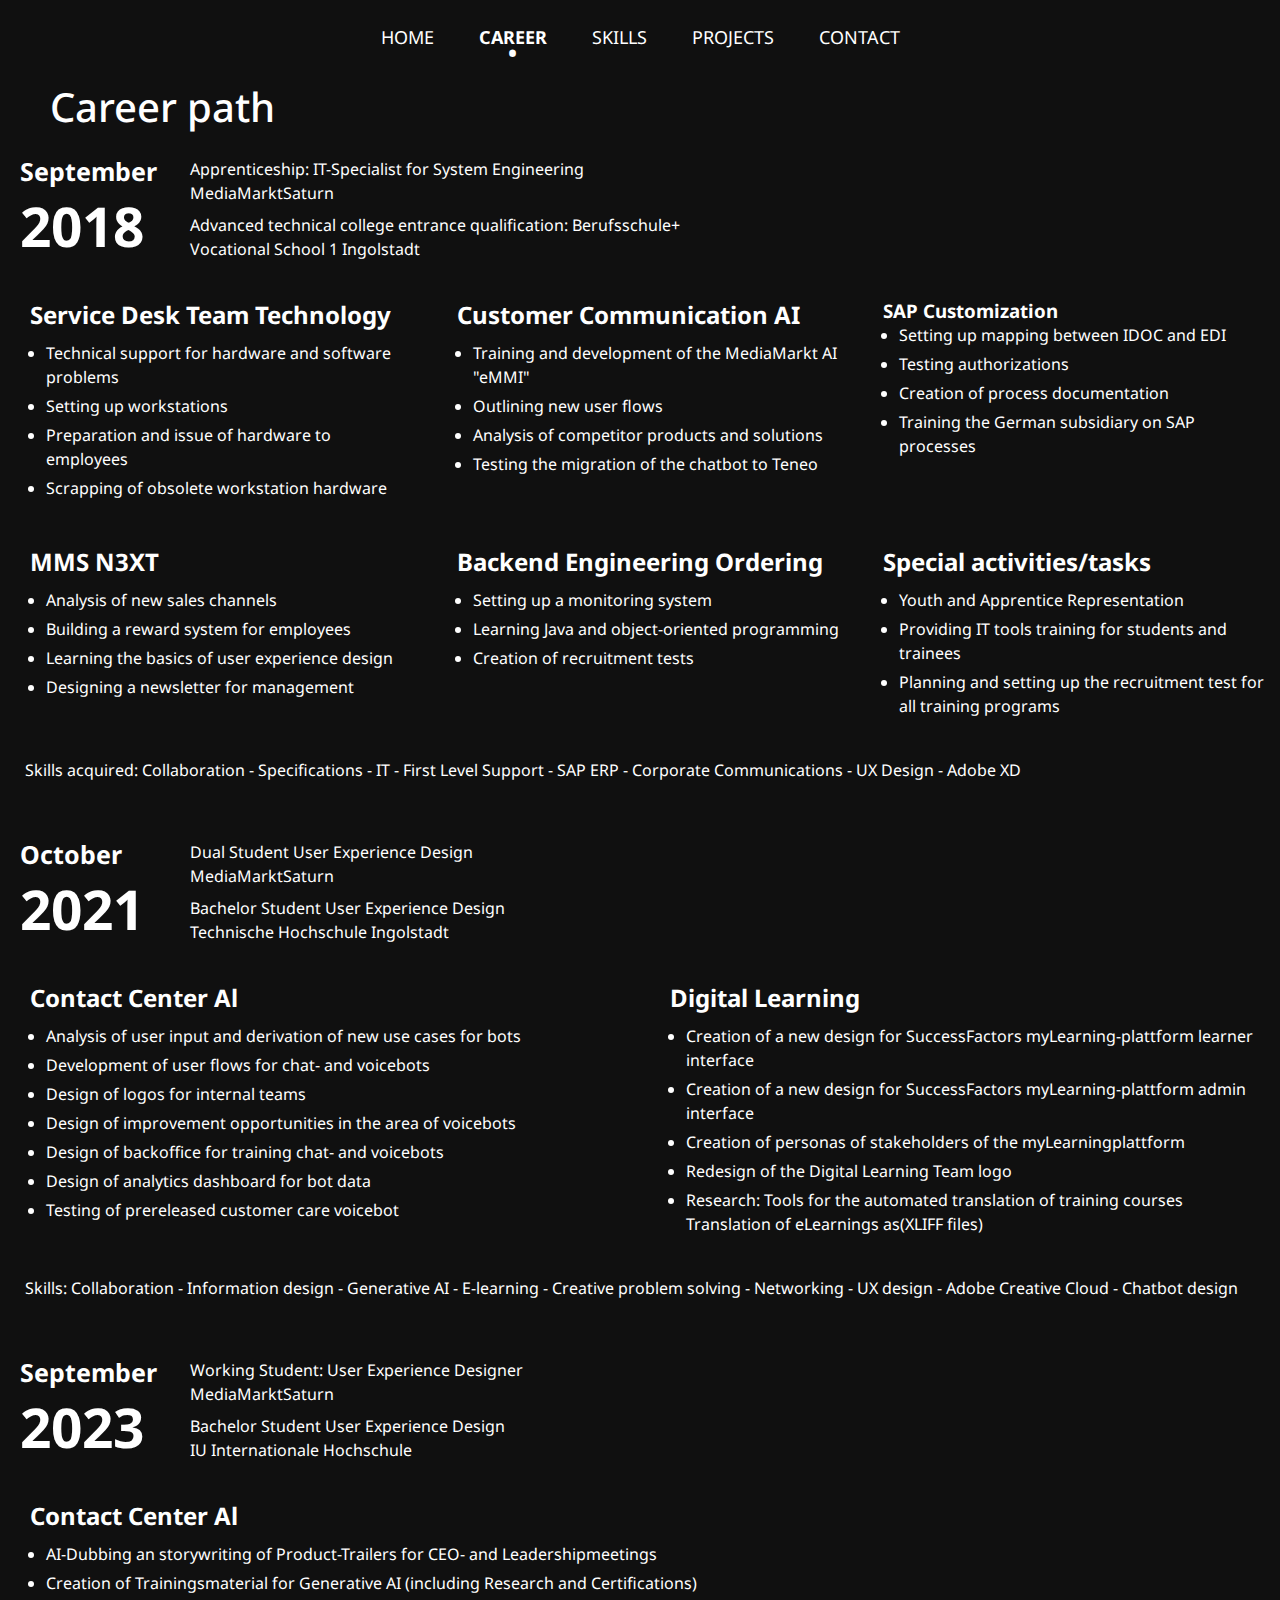
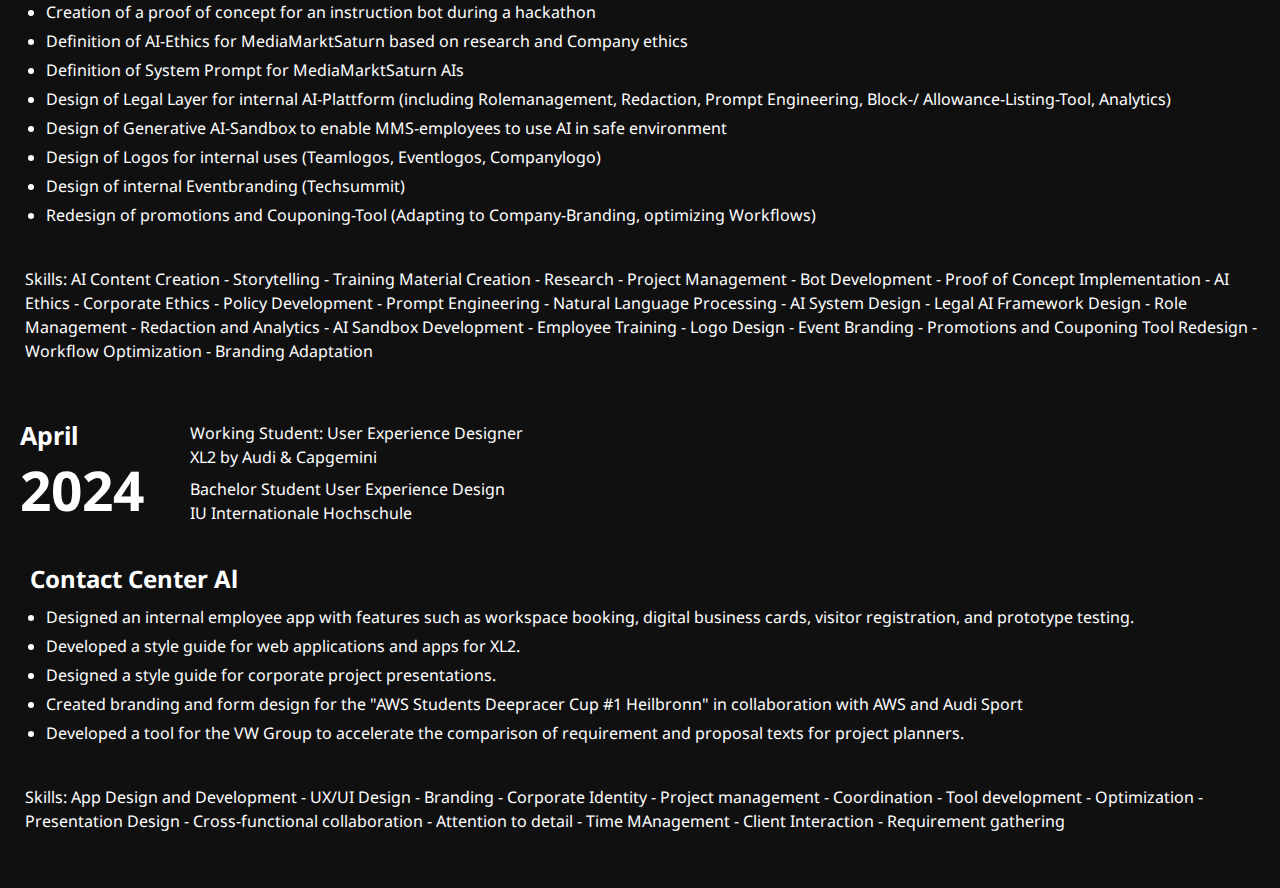
<file: career.html>
<!DOCTYPE html>

<html>

<head>
    <meta charset="utf-8">
    <title>UX Design Dörr</title>
    <meta name="description" content="">
    <meta name="viewport" content="width=device-width, initial-scale=1">
    <link rel="stylesheet" href="main.css">
    <script src="main.js"></script>
    <link rel="preconnect" href="https://fonts.googleapis.com">
    <link rel="preconnect" href="https://fonts.gstatic.com" crossorigin>
    <link href="https://fonts.googleapis.com/css2?family=Noto+Sans:ital,wght@0,100..900;1,100..900&display=swap"
        rel="stylesheet">
</head>

<body>
    <span class="menu-toggle" onclick="toggleMenu()">☰</span>
    <nav class="nav">
        <a href="index.html">Home</a>
        <a class="active" href="career.html">Career</a>
        <a href="skills.html">Skills</a>
        <a href="projects.html">Projects</a>
        <a href="contact.html">Contact</a>
    </nav>
    <nav class="mobile-nav">
        <a href="index.html">Home</a>
        <a class="active" href="career.html">Career</a>
        <a href="skills.html">Skills</a>
        <a href="projects.html">Projects</a>
        <a href="contact.html">Contact</a>
    </nav>

    <h2 class="page-header">Career path</h2>
    <div class="experience-container">
        <div class="experience-header">
                <div style="max-width: 150px;">
                    <h2 style="font-size: 25px;">September</h2>
                    <h2 style="font-size: 55px;">2018</h2>
                </div>
                <div style="padding-left: 20px;" >
                    <p style="padding-bottom: 8px;">Apprenticeship: IT-Specialist for System Engineering <br> MediaMarktSaturn</p>
                    <p>Advanced technical college entrance qualification: Berufsschule+ <br>
                        Vocational School 1 Ingolstadt</p>
                </div>
            </div>

        <div class="experience-box">
            <h2>Service Desk Team Technology</h2>
            <ul>
                <li>Technical support for hardware and software problems</li>
                <li>Setting up workstations</li>
                <li>Preparation and issue of hardware to employees</li>
                <li>Scrapping of obsolete workstation hardware</li>
            </ul>
        </div>
        <div class="experience-box">
            <h2>Customer Communication AI</h2>
            <ul>
                <li>Training and development of the MediaMarkt AI "eMMI"</li>
                <li>Outlining new user flows</li>
                <li>Analysis of competitor products and solutions</li>
                <li>Testing the migration of the chatbot to Teneo</li>
            </ul>
        </div>
        <div class="experience-box">
            <div>
                <h3>SAP Customization</h3>
                <ul>
                    <li>Setting up mapping between IDOC and EDI</li>
                    <li>Testing authorizations</li>
                    <li>Creation of process documentation</li>
                    <li>Training the German subsidiary on SAP processes</li>
                </ul>
            </div>
        </div>
        <div class="experience-box">
            <h2>MMS N3XT</h2>
            <ul>
                <li>Analysis of new sales channels</li>
                <li>Building a reward system for employees</li>
                <li>Learning the basics of user experience design</li>
                <li>Designing a newsletter for management</li>
            </ul>
        </div>
        <div class="experience-box">
            <h2>Backend Engineering Ordering</h2>
            <ul>
                <li>Setting up a monitoring system</li>
                <li>Learning Java and object-oriented programming</li>
                <li>Creation of recruitment tests</li>
            </ul>
        </div>
        <div class="experience-box">
            <h2>Special activities/tasks</h2>
            <ul>
                <li>Youth and Apprentice Representation</li>
                <li>Providing IT tools training for students and trainees</li>
                <li>Planning and setting up the recruitment test for all training programs</li>
            </ul>
        </div>
        <div class="experience-box-skill">
            <p>Skills acquired: Collaboration - Specifications - IT - First Level Support - SAP ERP - Corporate
                Communications - UX Design - Adobe XD</p>
        </div>
    </div>
    <div class="experience-container">
        <div class="experience-header">
                <div style="max-width: 150px;">
                    <h2 style="font-size: 25px;">October</h2>
                    <h2 style="font-size: 55px;">2021</h2>
                </div>
                <div style="padding-left: 20px;" >
                    <p style="padding-bottom: 8px;">Dual Student User Experience Design <br> MediaMarktSaturn</p>
                    <p>Bachelor Student User Experience Design  <br>
                        Technische Hochschule Ingolstadt</p>
                </div>
            </div>

        <div class="experience-box">
            <h2>Contact Center Al</h2>
            <ul>
                <li>Analysis of user input and derivation of new use cases for bots</li>
                <li>Development of user flows for chat- and voicebots</li>
                <li>Design of logos for internal teams</li>
                <li>Design of improvement opportunities in the area of voicebots</li>
                <li>Design of backoffice for training chat- and voicebots </li>
                <li>Design of analytics dashboard for bot data</li>
                <li>Testing of prereleased customer care voicebot</li>
            </ul>
        </div>
        <div class="experience-box">
            <h2>Digital Learning</h2>
            <ul>
                <li>Creation of a new design for SuccessFactors myLearning-plattform learner interface</li>
                <li>Creation of a new design for SuccessFactors myLearning-plattform admin interface</li>
                <li>Creation of personas of stakeholders of the myLearningplattform</li>
                <li>Redesign of the Digital Learning Team logo</li>
                <li>Research: Tools for the automated translation of training courses Translation of eLearnings as(XLIFF files)</li>
            </ul>
        </div>
        <div class="experience-box-skill">
            <p>Skills: Collaboration - Information design - Generative AI - E-learning - Creative problem solving - Networking - UX design - Adobe Creative Cloud - Chatbot design</p>
        </div>
    </div>
    <div class="experience-container">
        <div class="experience-header">
                <div style="max-width: 150px;">
                    <h2 style="font-size: 25px;">September</h2>
                    <h2 style="font-size: 55px;">2023</h2>
                </div>
                <div style="padding-left: 20px;" >
                    <p style="padding-bottom: 8px;">Working Student: User Experience Designer<br> MediaMarktSaturn</p>
                    <p>Bachelor Student User Experience Design  <br>
                        IU Internationale Hochschule</p>
                </div>
            </div>

        <div class="experience-box">
            <h2>Contact Center Al</h2>
            <ul>
                <li>AI-Dubbing an storywriting of Product-Trailers for CEO- and Leadershipmeetings</li>
                <li>Creation of Trainingsmaterial for Generative AI (including Research and Certifications)</li>
                <li>Creation of a proof of concept for an instruction bot during a hackathon</li>
                <li>Definition of AI-Ethics for MediaMarktSaturn based on research and Company ethics</li>
                <li>Definition of System Prompt for MediaMarktSaturn AIs</li>
                <li>Design of Legal Layer for internal AI-Plattform (including Rolemanagement, Redaction, Prompt Engineering, Block-/ Allowance-Listing-Tool, Analytics)</li>
                <li>Design of Generative AI-Sandbox to enable MMS-employees to use AI in safe environment</li>
                <li>Design of Logos for internal uses (Teamlogos, Eventlogos, Companylogo)</li>
                <li>Design of internal Eventbranding (Techsummit)</li>
                <li>Redesign of promotions and Couponing-Tool (Adapting to Company-Branding, optimizing Workflows)</li>
            </ul>
        </div>
        <div class="experience-box-skill">
            <p>Skills: AI Content Creation - Storytelling - Training Material Creation - Research - Project Management - Bot Development - Proof of Concept Implementation - AI Ethics - Corporate Ethics - Policy Development - Prompt Engineering - Natural Language Processing - AI System Design - Legal AI Framework Design - Role Management - Redaction and Analytics - AI Sandbox Development - Employee Training - Logo Design - Event Branding - Promotions and Couponing Tool Redesign - Workflow Optimization - Branding Adaptation</p>
        </div>
    </div>
    <div class="experience-container">
        <div class="experience-header">
                <div style="max-width: 150px;">
                    <h2 style="font-size: 25px;">April</h2>
                    <h2 style="font-size: 55px;">2024</h2>
                </div>
                <div style="padding-left: 20px;" >
                    <p style="padding-bottom: 8px;">Working Student: User Experience Designer<br> XL2 by Audi & Capgemini</p>
                    <p>Bachelor Student User Experience Design  <br>
                        IU Internationale Hochschule</p>
                </div>
            </div>

        <div class="experience-box">
            <h2>Contact Center Al</h2>
            <ul>
                <li>Designed an internal employee app with features such as workspace booking, digital business cards, visitor registration, and prototype testing.</li>
                <li>Developed a style guide for web applications and apps for XL2.</li>
                <li>Designed a style guide for corporate project presentations.</li>
                <li>Created branding and form design for the "AWS Students Deepracer Cup #1 Heilbronn" in collaboration with AWS and Audi Sport</li>
                <li>Developed a tool for the VW Group to accelerate the comparison of requirement and proposal texts for project planners.</li>
            </ul>
        </div>
        <div class="experience-box-skill">
            <p>Skills: App Design and Development - UX/UI Design - Branding - Corporate Identity - Project management - Coordination - Tool development - Optimization - Presentation Design - Cross-functional collaboration - Attention to detail - Time MAnagement - Client Interaction - Requirement gathering</p>
        </div>
    </div>
    
    </div>
</body>

</html>
</file>
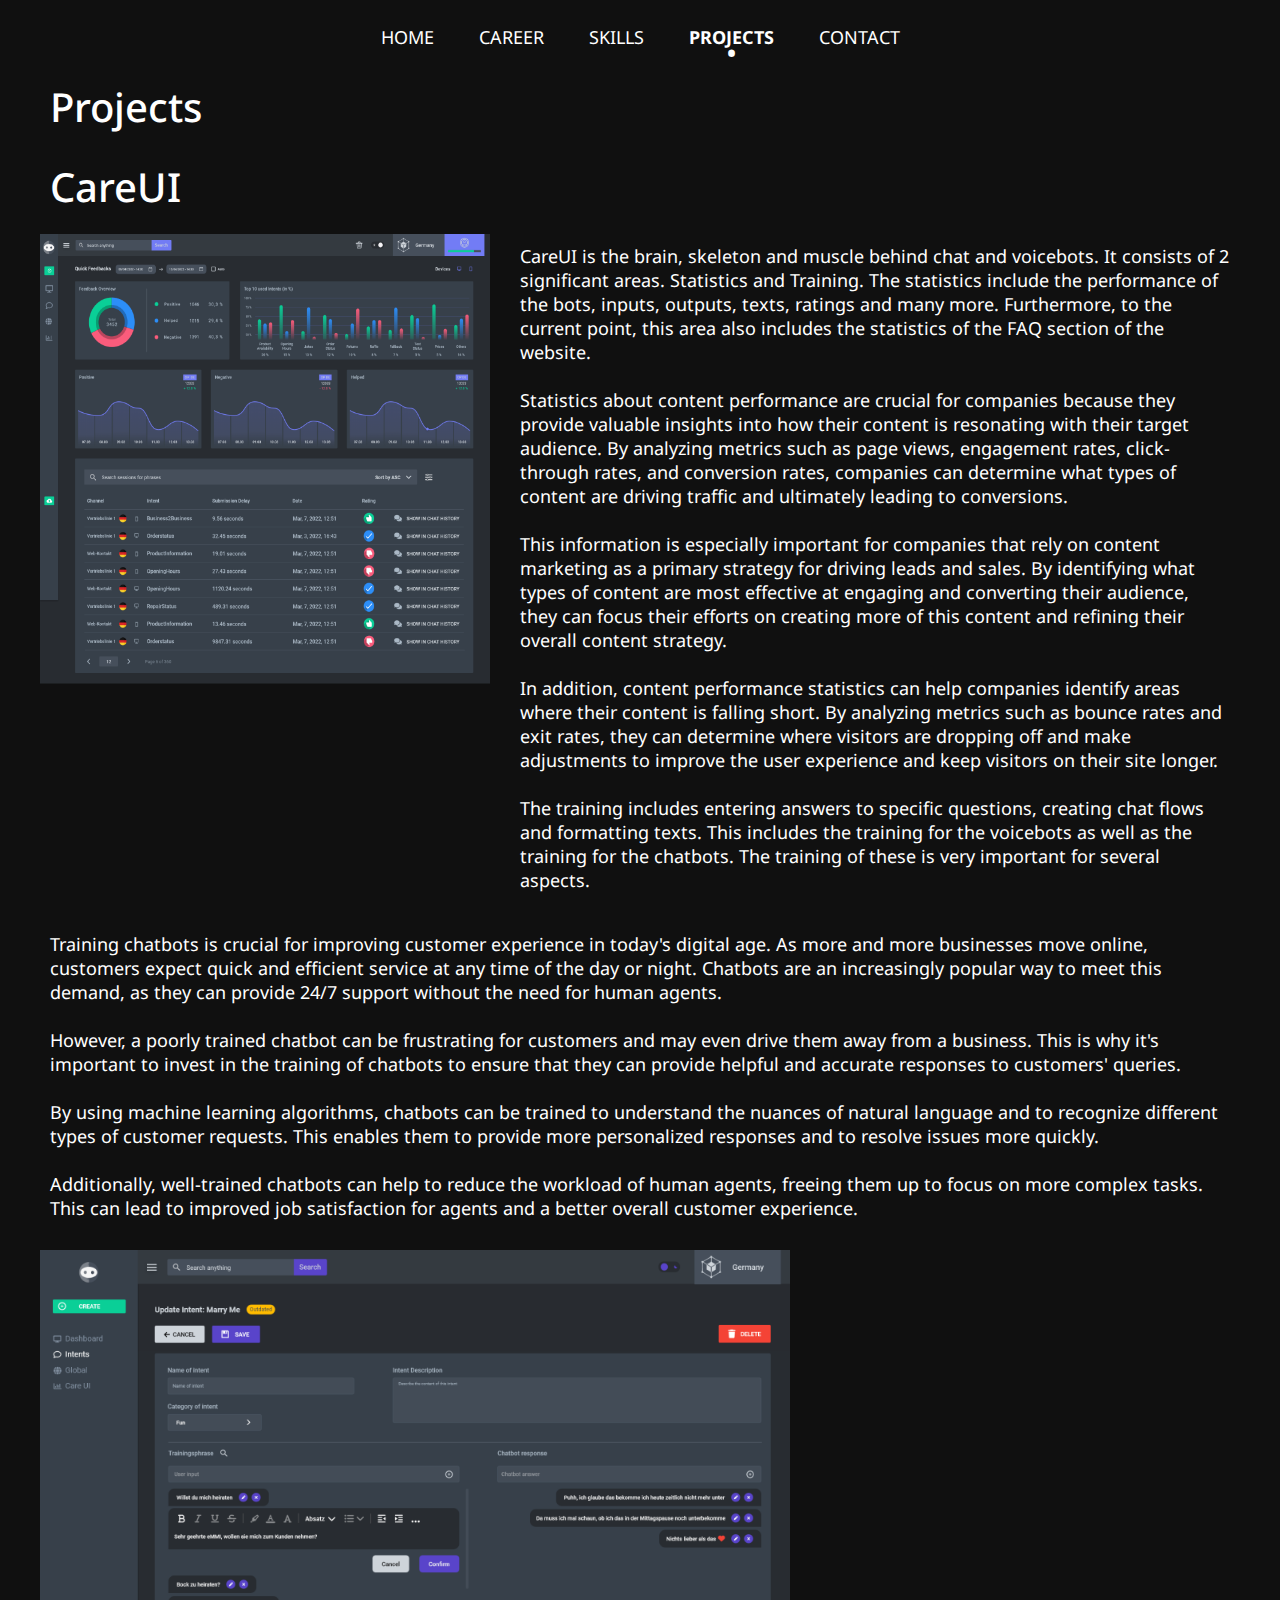
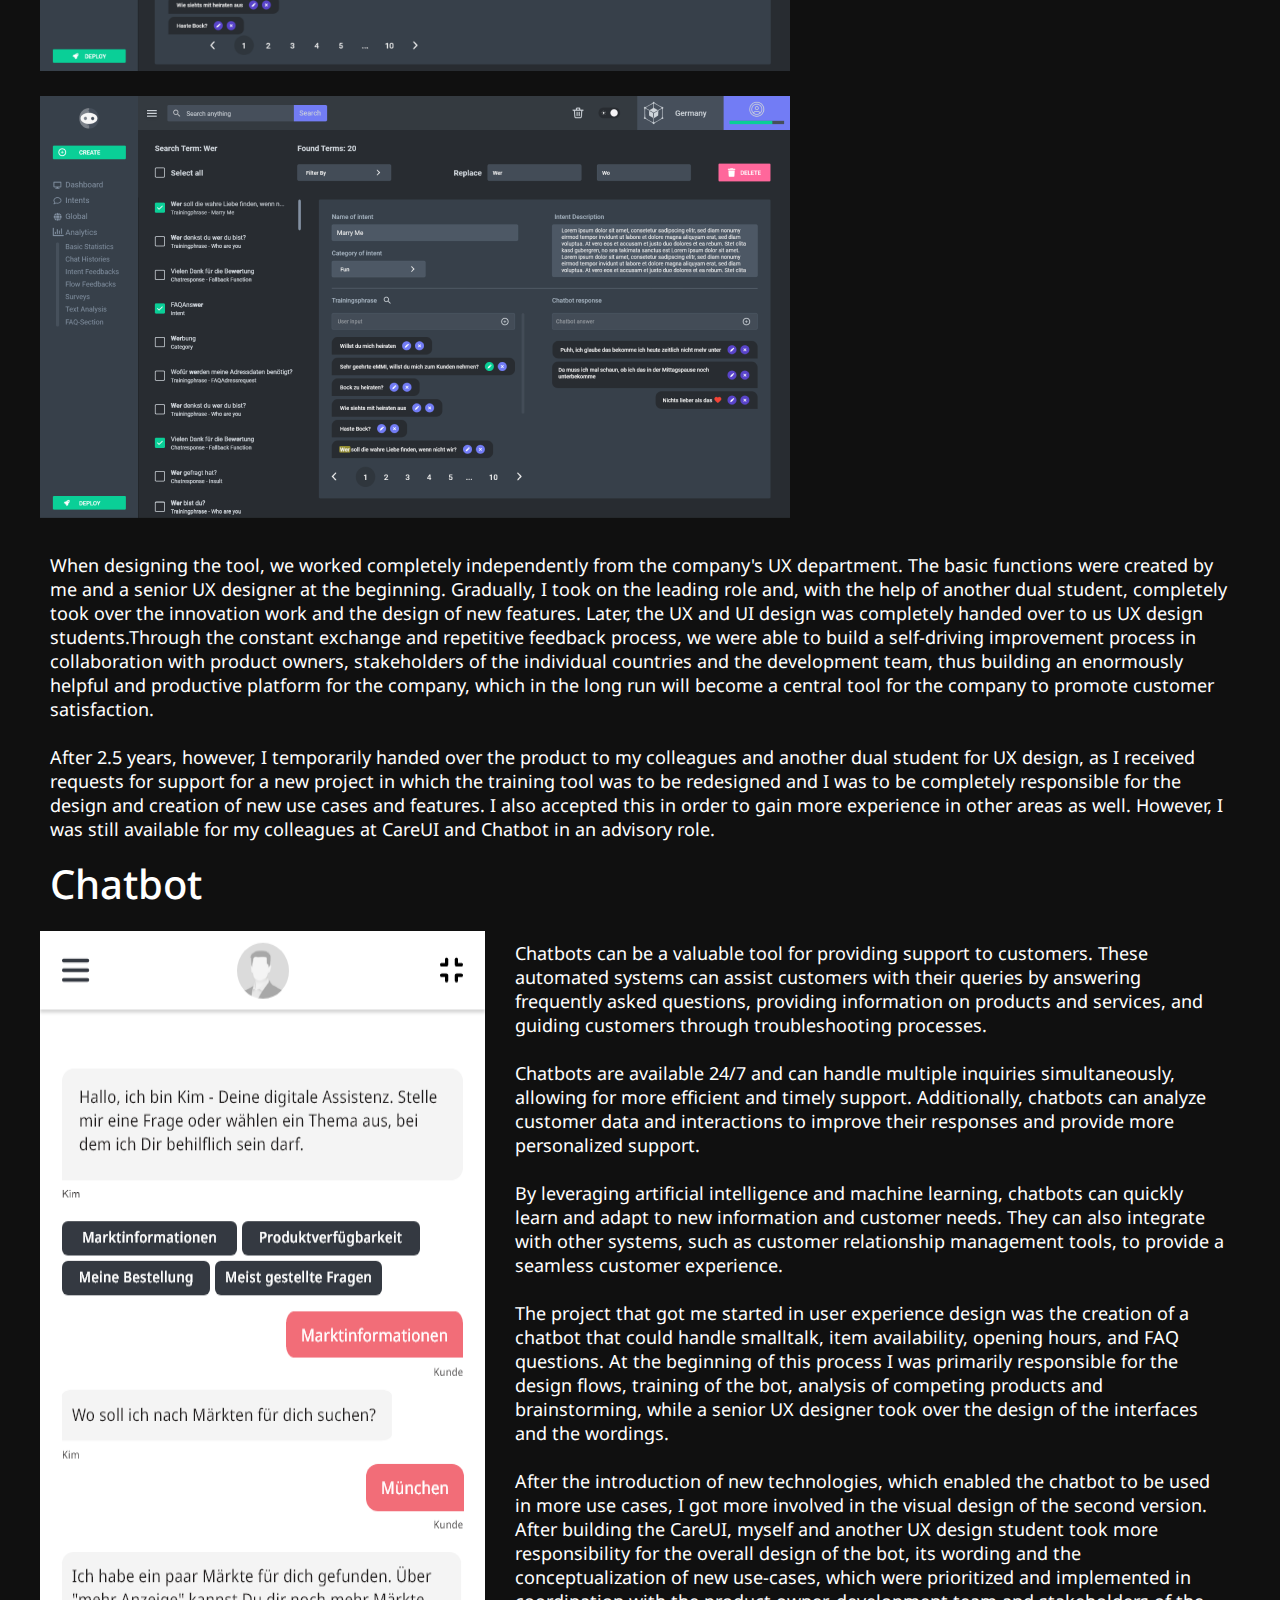
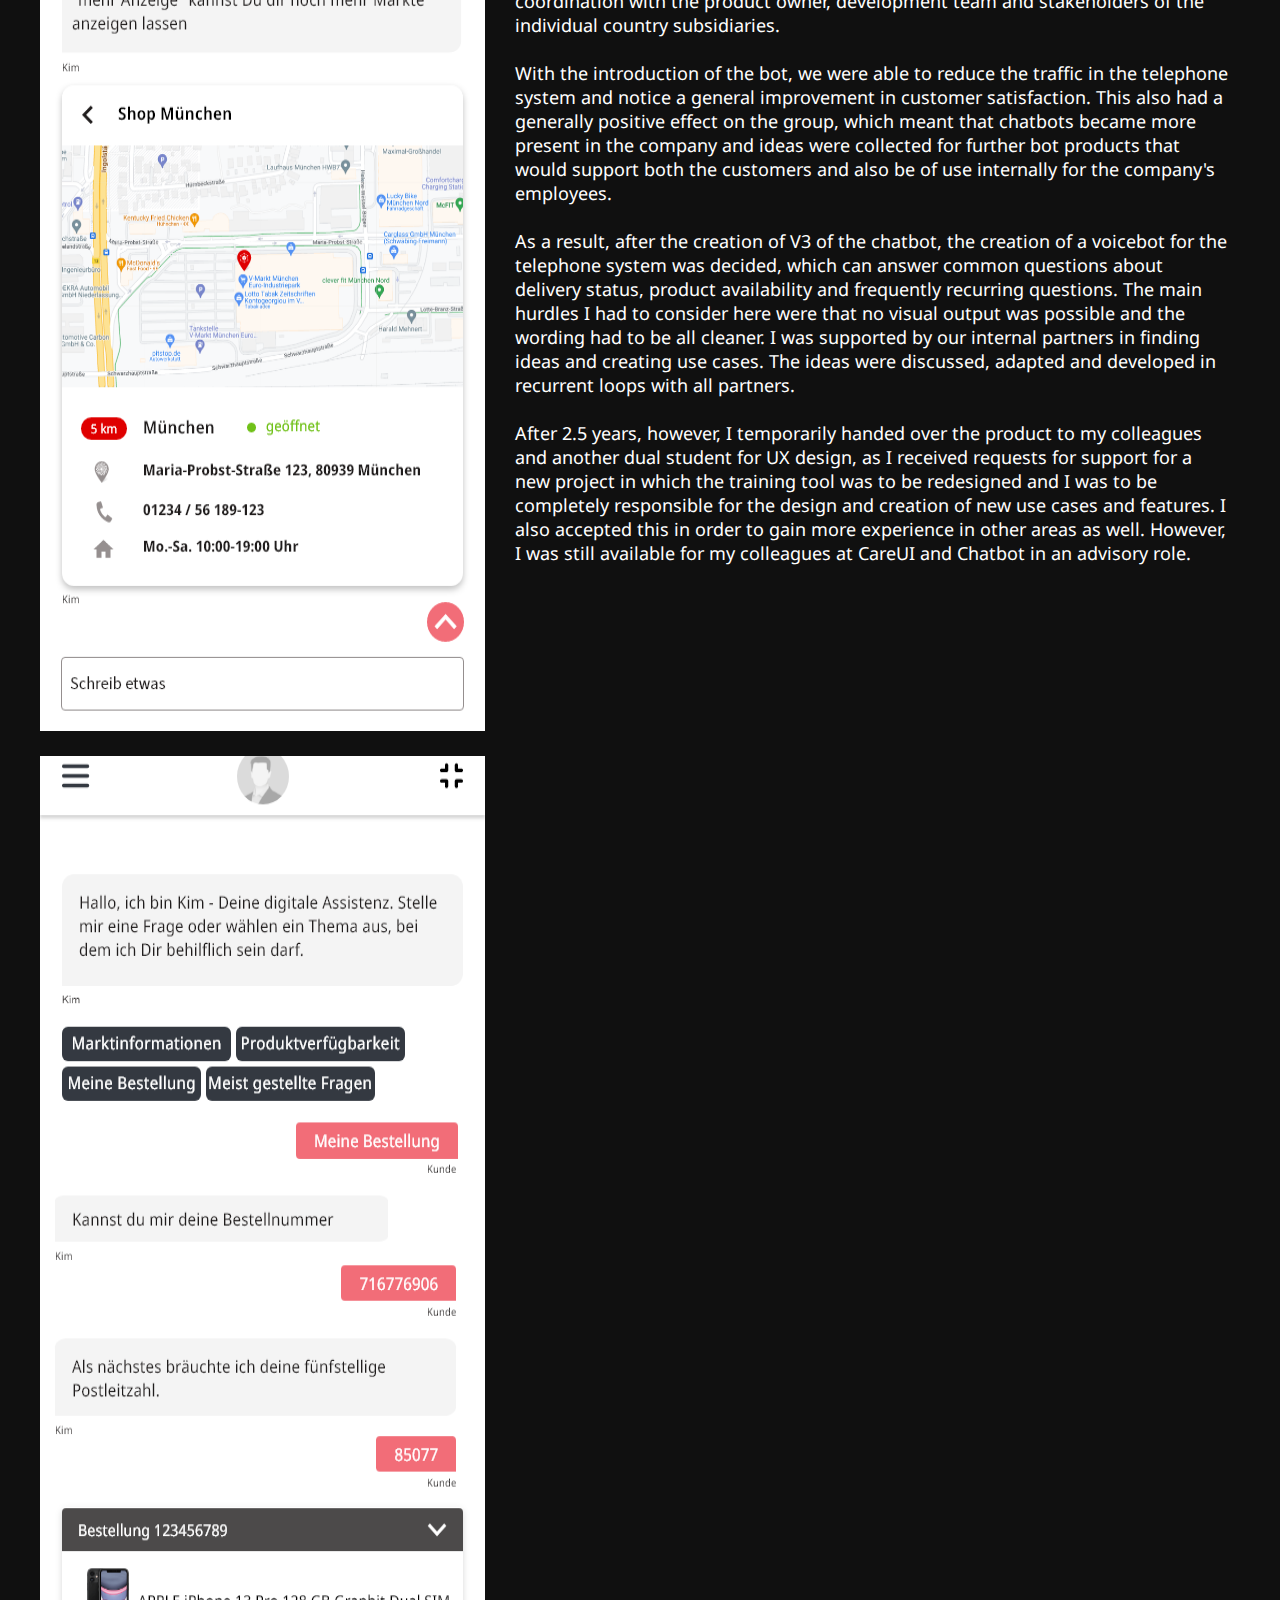
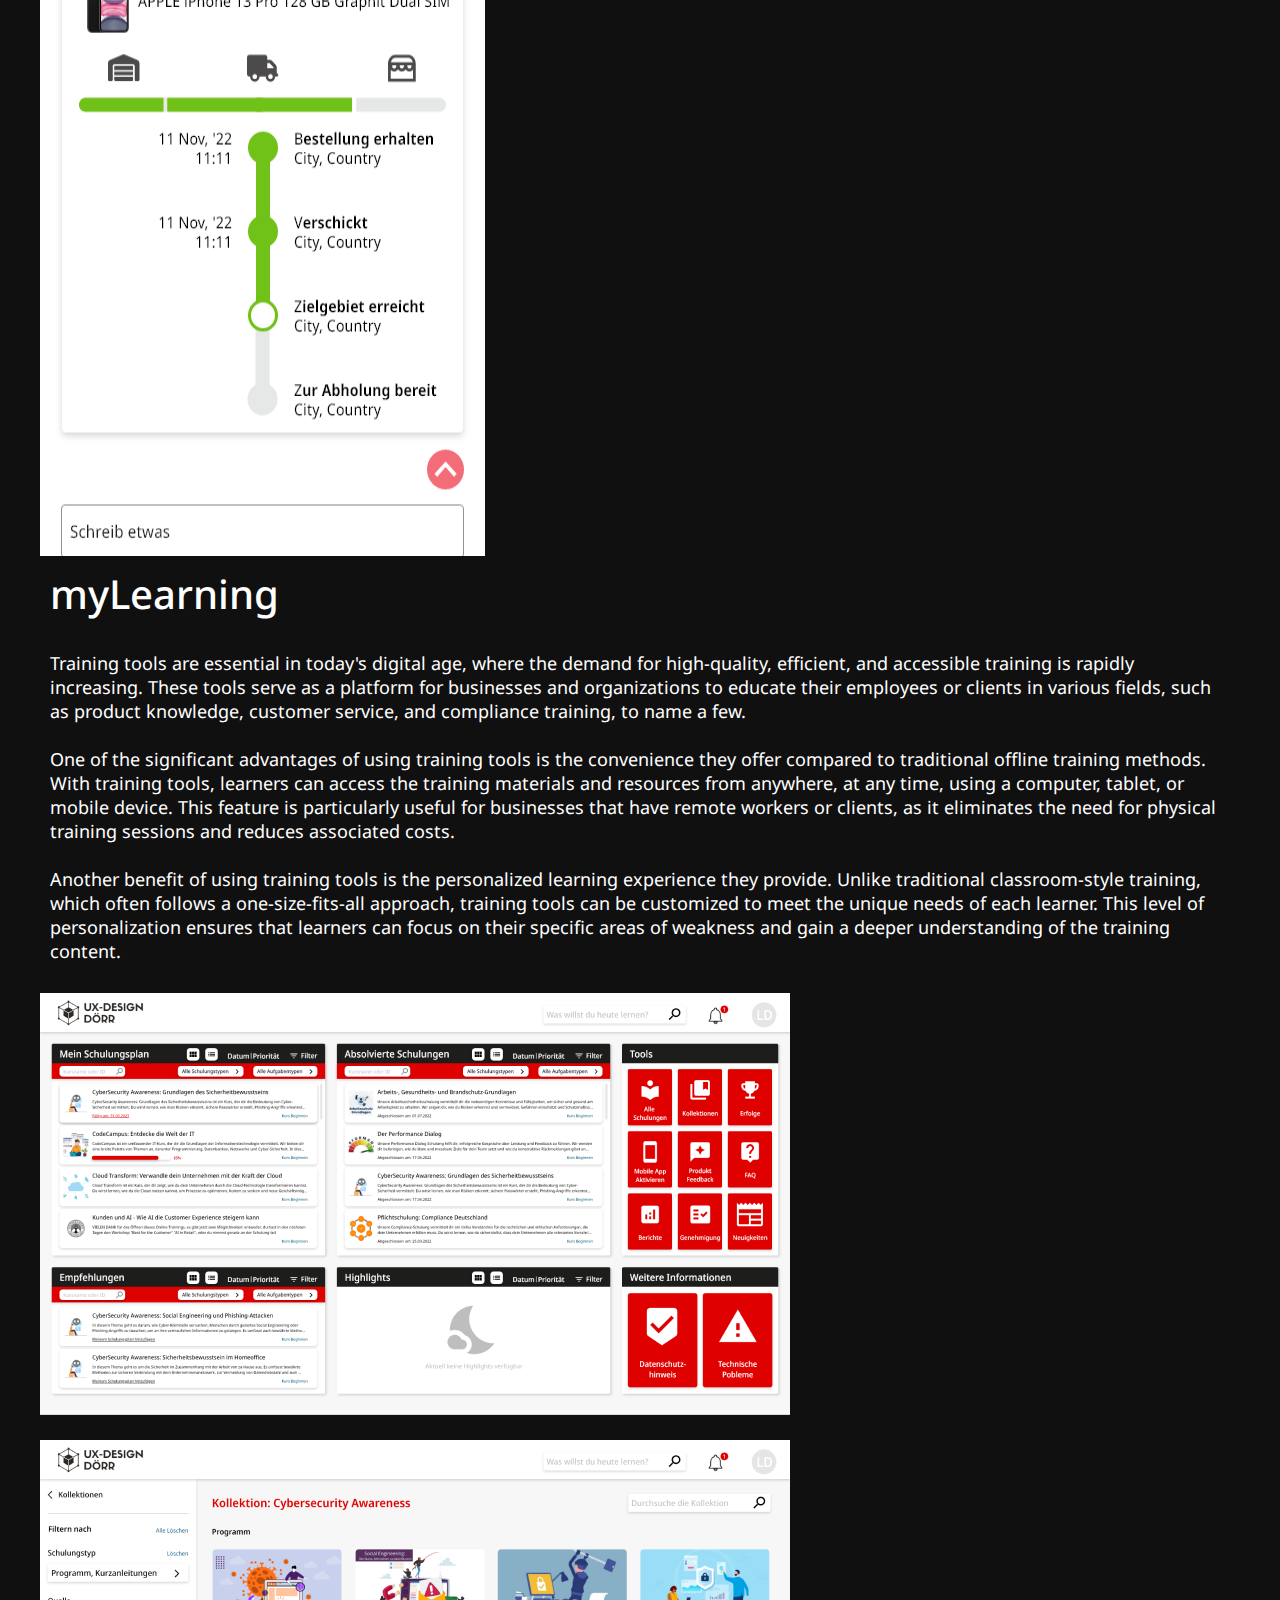
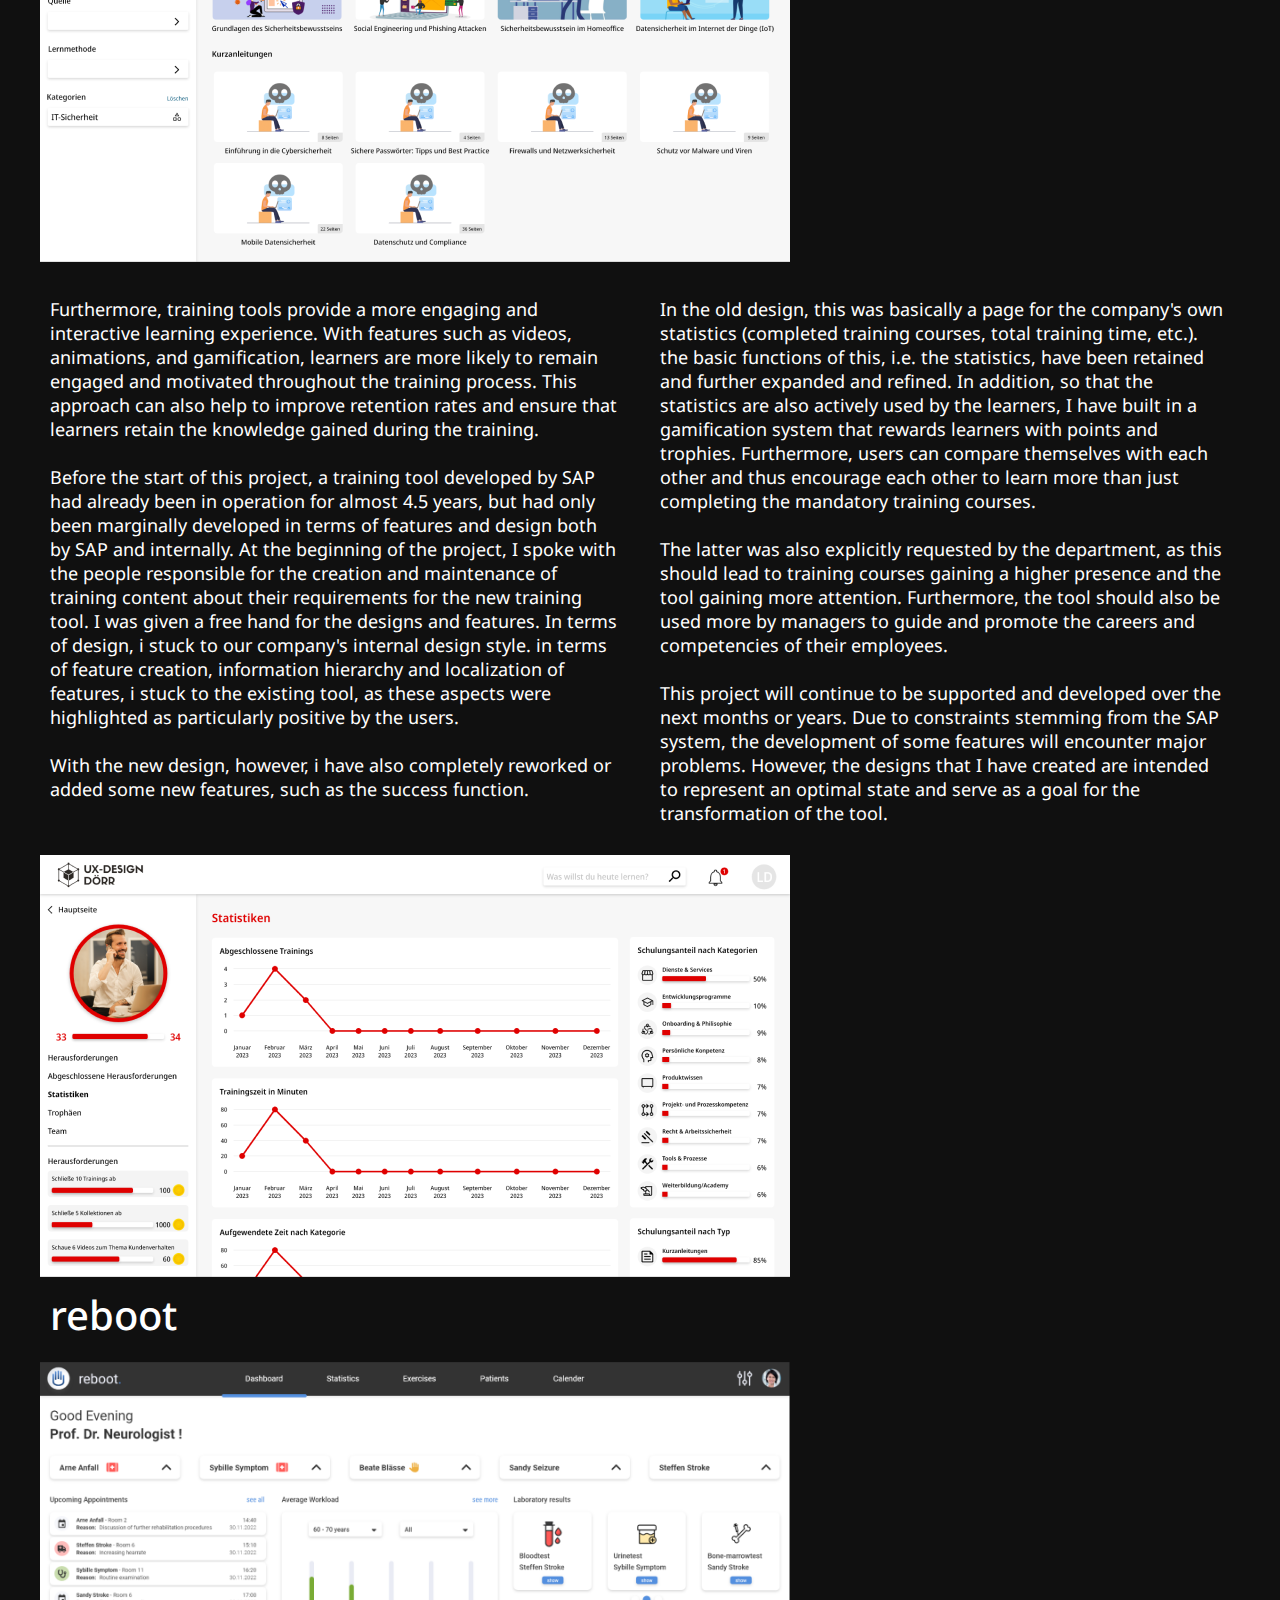
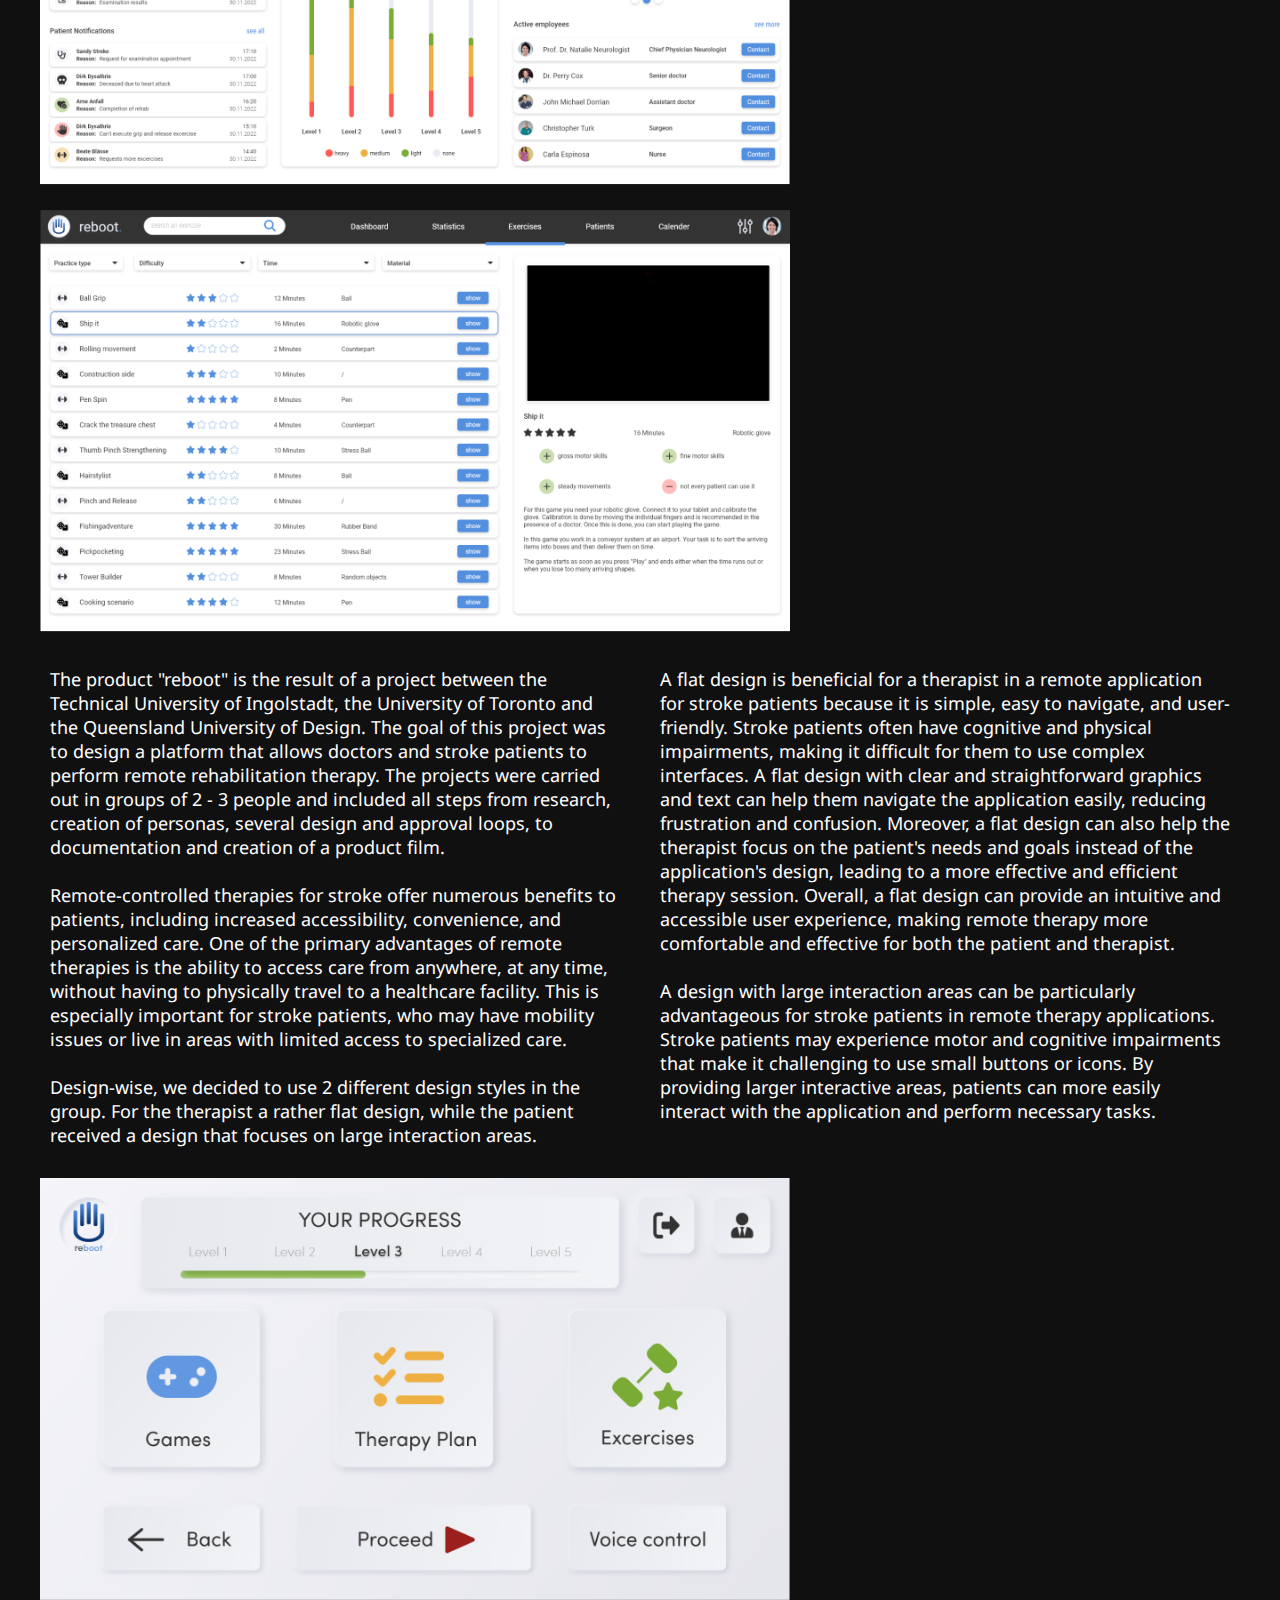
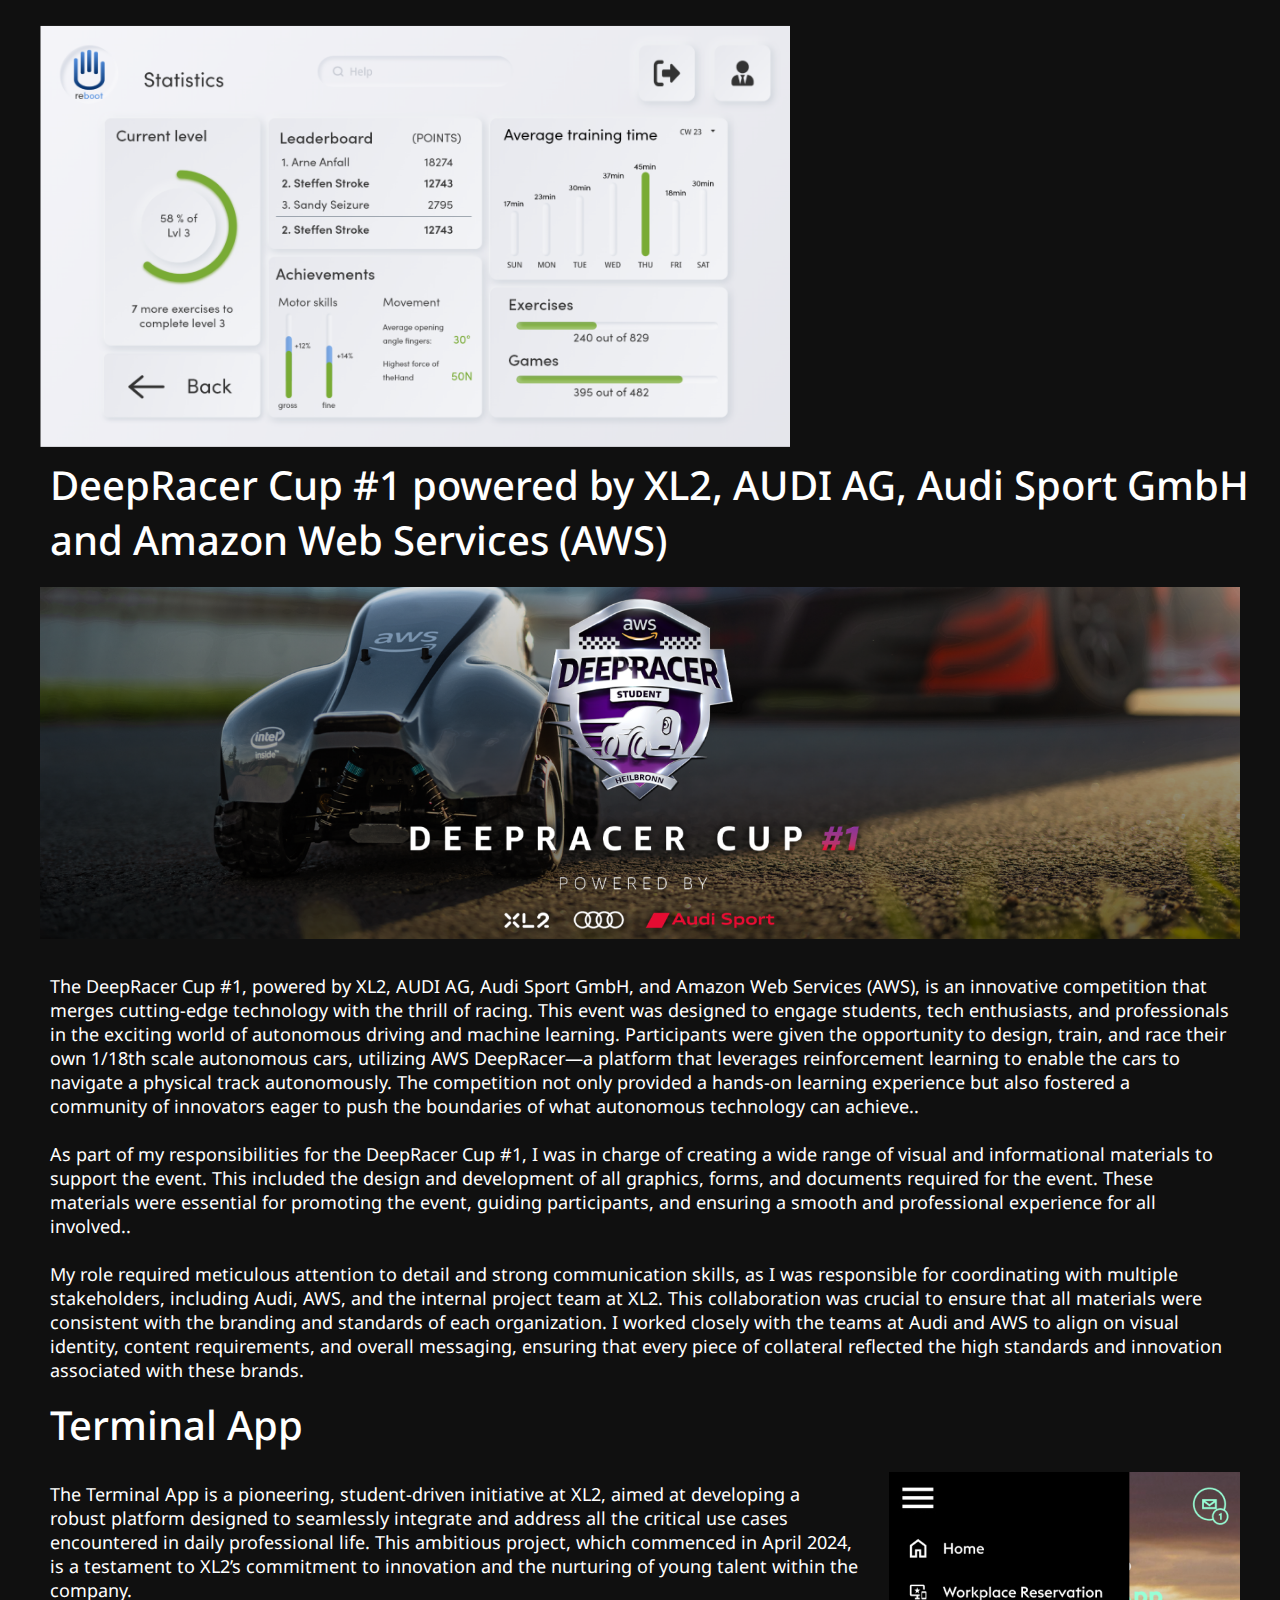
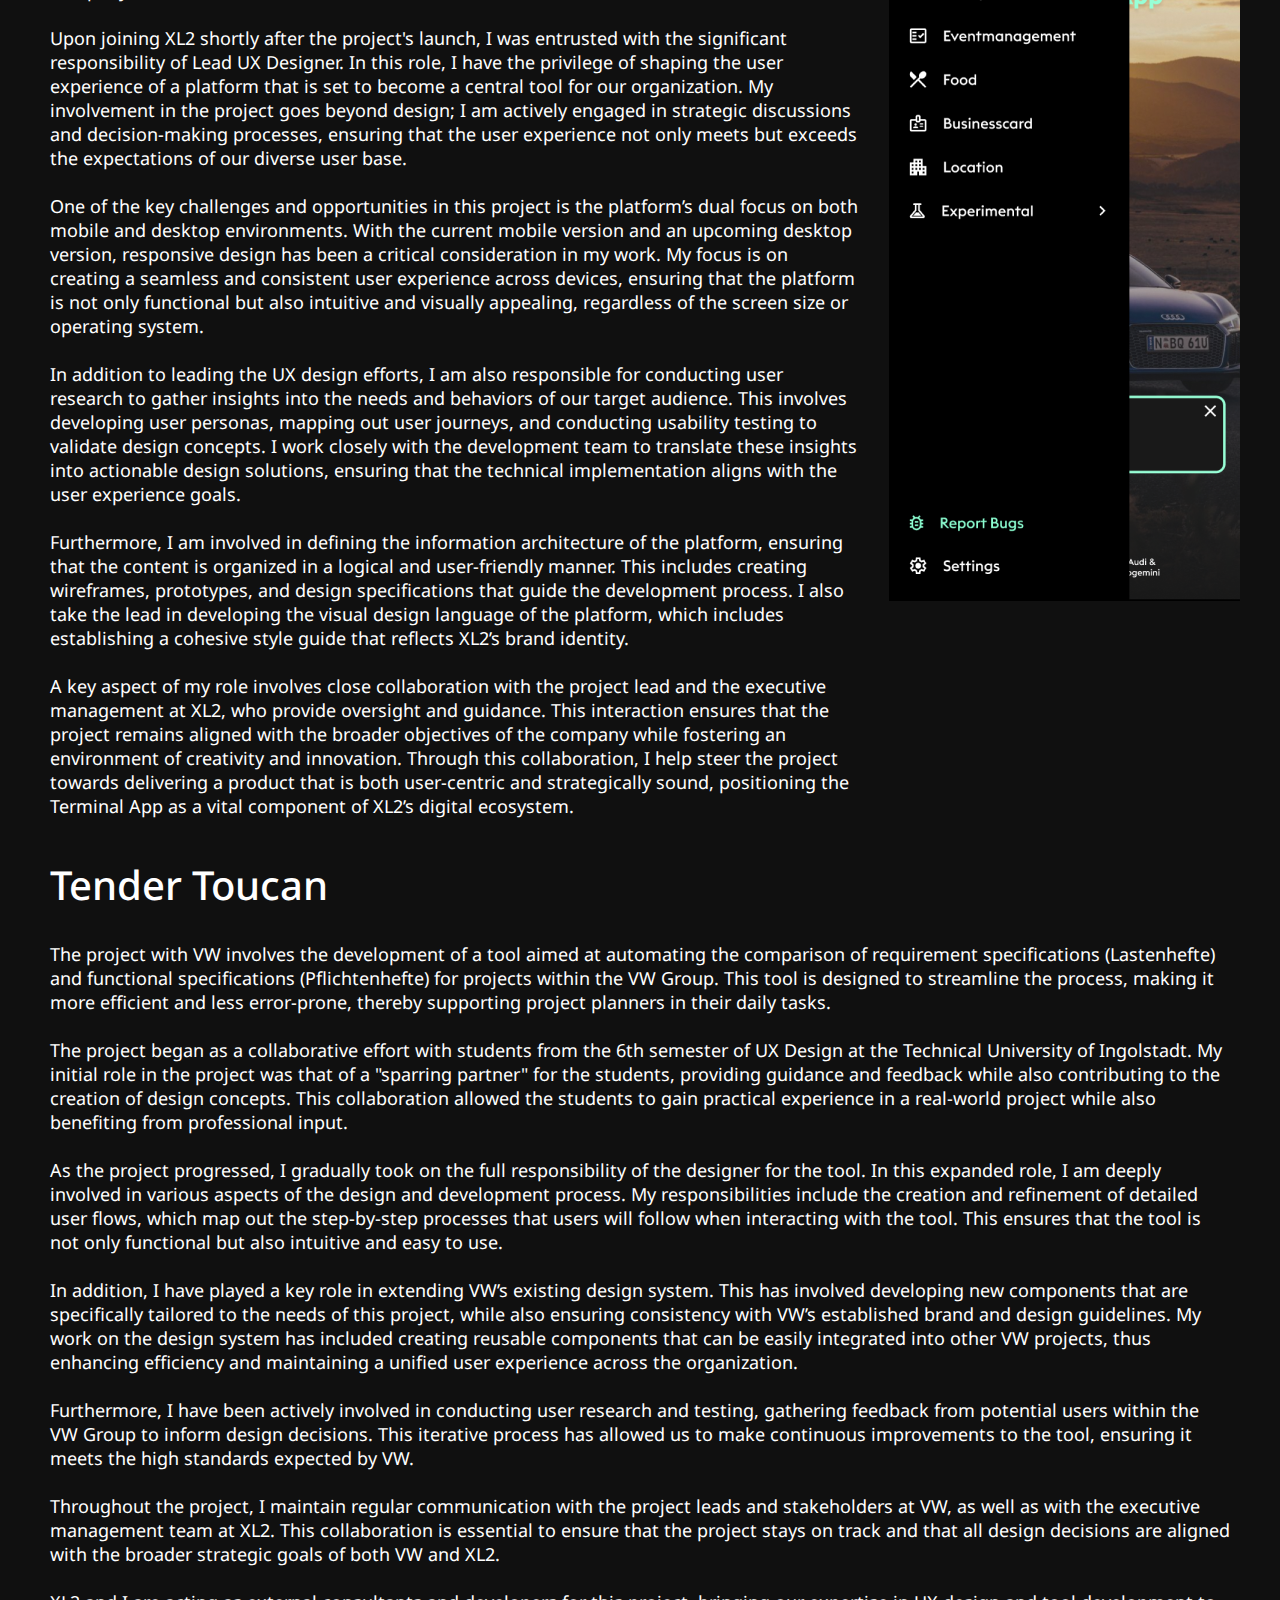
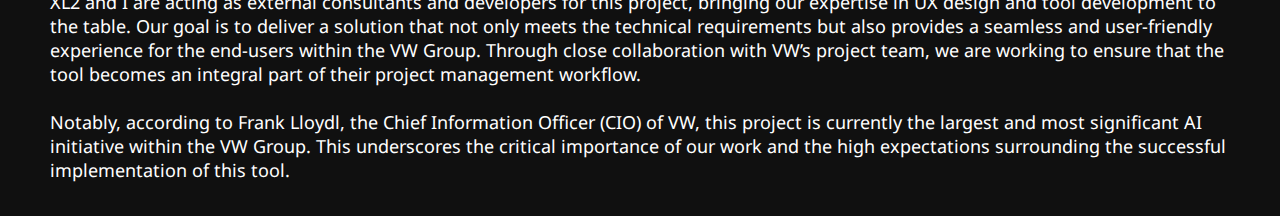
<file: projects.html>
<!DOCTYPE html>

<html>

<head>
    <meta charset="utf-8">
    <title>UX Design Dörr</title>
    <meta name="description" content="">
    <meta name="viewport" content="width=device-width, initial-scale=1">
    <link rel="stylesheet" href="main.css">
    <script src="main.js"></script>
    <link rel="preconnect" href="https://fonts.googleapis.com">
    <link rel="preconnect" href="https://fonts.gstatic.com" crossorigin>
    <link href="https://fonts.googleapis.com/css2?family=Noto+Sans:ital,wght@0,100..900;1,100..900&display=swap"
        rel="stylesheet">

</head>

<body>
    <span class="menu-toggle" onclick="toggleMenu()">☰</span>
    <nav class="nav">
        <a href="index.html">Home</a>
        <a href="career.html">Career</a>
        <a href="skills.html">Skills</a>
        <a class="active" href=" projects.html">Projects</a>
        <a href="contact.html">Contact</a>
    </nav>
    <nav class="mobile-nav">
        <a href="index.html">Home</a>
        <a href="career.html">Career</a>
        <a href="skills.html">Skills</a>
        <a class="active" href=" projects.html">PROProjectsJECTS</a>
        <a href="contact.html">Contact</a>
    </nav>

    <h2 class="page-header">Projects</h2>
    <h3 class="page-header">CareUI</h3>
    <div class="projects-container">
        <div class="">
            <img src="img/Quick Feedbacks - Start Page – 3.png" width="450" height="450" alt="">
        </div>
        <div class="projects-box">
            CareUI is the brain, skeleton and muscle behind chat and voicebots. It consists of 2 significant areas.
            Statistics and Training. The statistics include the performance of the bots, inputs, outputs, texts,
            ratings and many more. Furthermore, to the current point, this area also includes the statistics of the
            FAQ section of the website.</br></br>

            Statistics about content performance are crucial for companies because they provide valuable insights
            into how their content is resonating with their target audience. By analyzing metrics such as page
            views, engagement rates, click-through rates, and conversion rates, companies can determine what types
            of content are driving traffic and ultimately leading to conversions.</br></br>

            This information is especially important for companies that rely on content marketing as a primary
            strategy for driving leads and sales. By identifying what types of content are most effective at
            engaging and converting their audience, they can focus their efforts on creating more of this content
            and refining their overall content strategy.</br></br>

            In addition, content performance statistics can help companies identify areas where their content is
            falling short. By analyzing metrics such as bounce rates and exit rates, they can determine where
            visitors are dropping off and make adjustments to improve the user experience and keep visitors on their
            site longer.</br></br>

            The training includes entering answers to specific questions, creating chat flows and formatting texts.
            This includes the training for the voicebots as well as the training for the chatbots. The training of
            these is very important for several aspects.
        </div>
        <div class="projects-box">
            Training chatbots is crucial for improving customer experience in today's digital age. As more and more
            businesses move online, customers expect quick and efficient service at any time of the day or night.
            Chatbots are an increasingly popular way to meet this demand, as they can provide 24/7 support without
            the need for human agents.</br></br>

            However, a poorly trained chatbot can be frustrating for customers and may even drive them away from a
            business. This is why it's important to invest in the training of chatbots to ensure that they can
            provide helpful and accurate responses to customers' queries.</br></br>

            By using machine learning algorithms, chatbots can be trained to understand the nuances of natural
            language and to recognize different types of customer requests. This enables them to provide more
            personalized responses and to resolve issues more quickly.</br></br>

            Additionally, well-trained chatbots can help to reduce the workload of human agents, freeing them up to
            focus on more complex tasks. This can lead to improved job satisfaction for agents and a better overall
            customer experience.
        </div>
        <div>
            <img src="img/Rework Intentcreation.png" width="750" height="421">
        </div>

        <div>
            <img src="img/Search - 1 Selected – 1.png" alt="">
        </div>
        <div class="projects-box">
            When designing the tool, we worked completely independently from the company's UX department. The basic
            functions were created by me and a senior UX designer at the beginning. Gradually, I took on the leading
            role and, with the help of another dual student, completely took over the innovation work and the design of
            new features. Later, the UX and UI design was completely handed over to us UX design students.Through the
            constant exchange and repetitive feedback process, we were able to build a self-driving improvement process
            in collaboration with product owners, stakeholders of the individual countries and the development team,
            thus building an enormously helpful and productive platform for the company, which in the long run will
            become a central tool for the company to promote customer satisfaction.</br></br>

            After 2.5 years, however, I temporarily handed over the product to my colleagues and another dual student
            for UX design, as I received requests for support for a new project in which the training tool was to be
            redesigned and I was to be completely responsible for the design and creation of new use cases and features.
            I also accepted this in order to gain more experience in other areas as well. However, I was still available
            for my colleagues at CareUI and Chatbot in an advisory role.
        </div>
    </div>
    <h3 class="page-header">Chatbot</h3>
    <div class="projects-container">
        <div>
            <img src="img/New Shopinformation – one Shop.png" height="1400" width="445">
        </div>

        <div class="projects-box-3">
            Chatbots can be a valuable tool for providing support to customers. These automated systems can assist
            customers with their queries by answering frequently asked questions, providing information on products and
            services, and guiding customers through troubleshooting processes.</br></br>

            Chatbots are available 24/7 and can handle multiple inquiries simultaneously, allowing for more efficient
            and timely support. Additionally, chatbots can analyze customer data and interactions to improve their
            responses and provide more personalized support.</br></br>

            By leveraging artificial intelligence and machine learning, chatbots can quickly learn and adapt to new
            information and customer needs. They can also integrate with other systems, such as customer relationship
            management tools, to provide a seamless customer experience.</br></br>

            The project that got me started in user experience design was the creation of a chatbot that could handle
            smalltalk, item availability, opening hours, and FAQ questions. At the beginning of this process I was
            primarily responsible for the design flows, training of the bot, analysis of competing products and
            brainstorming, while a senior UX designer took over the design of the interfaces and the wordings.</br></br>

            After the introduction of new technologies, which enabled the chatbot to be used in more use cases, I got
            more involved in the visual design of the second version. After building the CareUI, myself and another UX
            design student took more responsibility for the overall design of the bot, its wording and the
            conceptualization of new use-cases, which were prioritized and implemented in coordination with the product
            owner, development team and stakeholders of the individual country subsidiaries.</br></br>

            With the introduction of the bot, we were able to reduce the traffic in the telephone system and notice a
            general improvement in customer satisfaction. This also had a generally positive effect on the group, which
            meant that chatbots became more present in the company and ideas were collected for further bot products
            that would support both the customers and also be of use internally for the company's employees.</br></br>

            As a result, after the creation of V3 of the chatbot, the creation of a voicebot for the telephone system
            was decided, which can answer common questions about delivery status, product availability and frequently
            recurring questions. The main hurdles I had to consider here were that no visual output was possible and the
            wording had to be all cleaner. I was supported by our internal partners in finding ideas and creating use
            cases. The ideas were discussed, adapted and developed in recurrent loops with all partners.</br></br>

            After 2.5 years, however, I temporarily handed over the product to my colleagues and another dual student
            for UX design, as I received requests for support for a new project in which the training tool was to be
            redesigned and I was to be completely responsible for the design and creation of new use cases and features.
            I also accepted this in order to gain more experience in other areas as well. However, I was still available
            for my colleagues at CareUI and Chatbot in an advisory role.

        </div>
        <div>
            <img src="img/Orderstatus - Onlinebestellung 1 Artikel - DropDown – Markt.png" height="1400" width="445">
        </div>
    </div>
    <h3 class="page-header">myLearning</h3>
    <div class="projects-container">
        <div class="projects-box">

            Training tools are essential in today's digital age, where the demand for high-quality, efficient, and
            accessible training is rapidly increasing. These tools serve as a platform for businesses and organizations
            to educate their employees or clients in various fields, such as product knowledge, customer service, and
            compliance training, to name a few.</br></br>

            One of the significant advantages of using training tools is the convenience they offer compared to
            traditional offline training methods. With training tools, learners can access the training materials and
            resources from anywhere, at any time, using a computer, tablet, or mobile device. This feature is
            particularly useful for businesses that have remote workers or clients, as it eliminates the need for
            physical training sessions and reduces associated costs.</br></br>

            Another benefit of using training tools is the personalized learning experience they provide. Unlike
            traditional classroom-style training, which often follows a one-size-fits-all approach, training tools can
            be customized to meet the unique needs of each learner. This level of personalization ensures that learners
            can focus on their specific areas of weakness and gain a deeper understanding of the training content.
        </div>
        <div>
            <img src="img/Hauptbereich A.png" alt="">
        </div>
        <div>
            <img src="img/Übersicht Kollektion.png" alt="">
        </div>
        <div class="projects-box">
            Furthermore, training tools provide a more engaging and interactive learning experience. With features such
            as videos, animations, and gamification, learners are more likely to remain engaged and motivated throughout
            the training process. This approach can also help to improve retention rates and ensure that learners retain
            the knowledge gained during the training.</br></br>

            Before the start of this project, a training tool developed by SAP had already been in operation for almost
            4.5 years, but had only been marginally developed in terms of features and design both by SAP and
            internally. At the beginning of the project, I spoke with the people responsible for the creation and
            maintenance of training content about their requirements for the new training tool. I was given a free hand
            for the designs and features. In terms of design, i stuck to our company's internal design style. in terms
            of feature creation, information hierarchy and localization of features, i stuck to the existing tool, as
            these aspects were highlighted as particularly positive by the users.</br></br>

            With the new design, however, i have also completely reworked or added some new features, such as the
            success function.

        </div>

        <div class="projects-box">

            In the old design, this was basically a page for the company's own statistics (completed training courses,
            total training time, etc.). the basic functions of this, i.e. the statistics, have been retained and further
            expanded and refined. In addition, so that the statistics are also actively used by the learners, I have
            built in a gamification system that rewards learners with points and trophies. Furthermore, users can
            compare themselves with each other and thus encourage each other to learn more than just completing the
            mandatory training courses.</br></br>

            The latter was also explicitly requested by the department, as this should lead to training courses gaining
            a higher presence and the tool gaining more attention. Furthermore, the tool should also be used more by
            managers to guide and promote the careers and competencies of their employees.</br></br>

            This project will continue to be supported and developed over the next months or years. Due to constraints
            stemming from the SAP system, the development of some features will encounter major problems. However, the
            designs that I have created are intended to represent an optimal state and serve as a goal for the
            transformation of the tool.
        </div>
        <div>
            <img src="img/Erfolge – Statistiken.png" alt="">
        </div>
    </div>

    <h3 class="page-header">reboot</h3>
    <div class="projects-container">
        <div><img src="img/Doktor – Dashboard.png" width="750" alt=""></div>
        <div><img src="img/Doktor – Exercises - Game.png" width="750" alt=""></div>
        <div class="projects-box">
            The product "reboot" is the result of a project between the Technical University of Ingolstadt, the
            University of Toronto and the Queensland University of Design. The goal of this project was to design a
            platform that allows doctors and stroke patients to perform remote rehabilitation therapy. The projects were
            carried out in groups of 2 - 3 people and included all steps from research, creation of personas, several
            design and approval loops, to documentation and creation of a product film.</br></br>

            Remote-controlled therapies for stroke offer numerous benefits to patients, including increased
            accessibility, convenience, and personalized care. One of the primary advantages of remote therapies is the
            ability to access care from anywhere, at any time, without having to physically travel to a healthcare
            facility. This is especially important for stroke patients, who may have mobility issues or live in areas
            with limited access to specialized care.</br></br>

            Design-wise, we decided to use 2 different design styles in the group. For the therapist a rather flat
            design, while the patient received a design that focuses on large interaction areas.
        </div>
        <div class="projects-box">
            A flat design is beneficial for a therapist in a remote application for stroke patients because it is
            simple, easy to navigate, and user-friendly. Stroke patients often have cognitive and physical impairments,
            making it difficult for them to use complex interfaces. A flat design with clear and straightforward
            graphics and text can help them navigate the application easily, reducing frustration and confusion.
            Moreover, a flat design can also help the therapist focus on the patient's needs and goals instead of the
            application's design, leading to a more effective and efficient therapy session. Overall, a flat design can
            provide an intuitive and accessible user experience, making remote therapy more comfortable and effective
            for both the patient and therapist.</br></br>

            A design with large interaction areas can be particularly advantageous for stroke patients in remote therapy
            applications. Stroke patients may experience motor and cognitive impairments that make it challenging to use
            small buttons or icons. By providing larger interactive areas, patients can more easily interact with the
            application and perform necessary tasks.
        </div>


        <div>
            <img src="img/Excercises Dashborad.png" width="750" alt="">
        </div>
        <div><img src="img/Statistics.png" width="750" alt=""></div>
    </div>
    <h3 class="page-header">DeepRacer Cup #1 powered by XL2, AUDI AG, Audi Sport GmbH and Amazon Web Services (AWS)</h3>
    <div class="projects-container">
        <div><img src="img/image 2.png" width="100%" alt=""></div>
        <div class="projects-box">
            The DeepRacer Cup #1, powered by XL2, AUDI AG, Audi Sport GmbH, and Amazon Web Services (AWS), is an
            innovative competition that merges cutting-edge technology with the thrill of racing. This event was
            designed to engage students, tech enthusiasts, and professionals in the exciting world of autonomous driving
            and machine
            learning.
            Participants were given the opportunity to design, train, and race their own 1/18th scale autonomous cars,
            utilizing
            AWS DeepRacer—a platform that leverages reinforcement learning to enable the cars to navigate a physical
            track
            autonomously. The competition not only provided a hands-on learning experience but also fostered a community
            of
            innovators eager to push the boundaries of what autonomous technology can achieve..</br></br>

            As part of my responsibilities for the DeepRacer Cup #1, I was in charge of creating a wide range of visual
            and
            informational materials to support the event. This included the design and development of all graphics,
            forms, and
            documents required for the event. These materials were essential for promoting the event, guiding
            participants, and
            ensuring a smooth and professional experience for all involved..</br></br>

            My role required meticulous attention to detail and strong communication skills, as I was responsible for
            coordinating with multiple stakeholders, including Audi, AWS, and the internal project team at XL2. This
            collaboration was crucial to ensure that all materials were consistent with the branding and standards of
            each
            organization. I worked closely with the teams at Audi and AWS to align on visual identity, content
            requirements, and
            overall messaging, ensuring that every piece of collateral reflected the high standards and innovation
            associated
            with these brands.
        </div>
    </div>

    <h3 class="page-header">Terminal App</h3>
    <div class="projects-container">
        <div class="projects-box">
            The Terminal App is a pioneering, student-driven initiative at XL2, aimed at developing a robust platform
            designed to seamlessly integrate and address all the critical use cases encountered in daily professional
            life.
            This ambitious project, which commenced in April 2024, is a testament to XL2’s commitment to innovation and
            the
            nurturing of young talent within the company.</br></br>

            Upon joining XL2 shortly after the project's launch, I was entrusted with the significant responsibility of
            Lead
            UX Designer. In this role, I have the privilege of shaping the user experience of a platform that is set to
            become a central tool for our organization. My involvement in the project goes beyond design; I am actively
            engaged in strategic discussions and decision-making processes, ensuring that the user experience not only
            meets
            but exceeds the expectations of our diverse user base.</br></br>

            One of the key challenges and opportunities in this project is the platform’s dual focus on both mobile and
            desktop environments. With the current mobile version and an upcoming desktop version, responsive design has
            been a critical consideration in my work. My focus is on creating a seamless and consistent user experience
            across devices, ensuring that the platform is not only functional but also intuitive and visually appealing,
            regardless of the screen size or operating system.</br></br>

            In addition to leading the UX design efforts, I am also responsible for conducting user research to gather
            insights into the needs and behaviors of our target audience. This involves developing user personas,
            mapping
            out user journeys, and conducting usability testing to validate design concepts. I work closely with the
            development team to translate these insights into actionable design solutions, ensuring that the technical
            implementation aligns with the user experience goals.</br></br>

            Furthermore, I am involved in defining the information architecture of the platform, ensuring that the
            content
            is organized in a logical and user-friendly manner. This includes creating wireframes, prototypes, and
            design
            specifications that guide the development process. I also take the lead in developing the visual design
            language
            of the platform, which includes establishing a cohesive style guide that reflects XL2’s brand
            identity.</br></br>

            A key aspect of my role involves close collaboration with the project lead and the executive management at
            XL2,
            who provide oversight and guidance. This interaction ensures that the project remains aligned with the
            broader
            objectives of the company while fostering an environment of creativity and innovation. Through this
            collaboration, I help steer the project towards delivering a product that is both user-centric and
            strategically
            sound, positioning the Terminal App as a vital component of XL2’s digital ecosystem.</br></br>
        </div>
        <div><img src="img/image 3.png" width="100%" alt=""></div>

    </div>


    <h3 class="page-header">Tender Toucan</h3>
    <div class="projects-container">
        <div class="projects-box">

            The project with VW involves the development of a tool aimed at automating the comparison of requirement
            specifications (Lastenhefte) and functional specifications (Pflichtenhefte) for projects within the VW
            Group. This tool is designed to streamline the process, making it more efficient and less error-prone,
            thereby supporting project planners in their daily tasks.</br></br>

            The project began as a collaborative effort with students from the 6th semester of UX Design at the
            Technical University of Ingolstadt. My initial role in the project was that of a "sparring partner" for the
            students, providing guidance and feedback while also contributing to the creation of design concepts. This
            collaboration allowed the students to gain practical experience in a real-world project while also
            benefiting from professional input.</br></br>

            As the project progressed, I gradually took on the full responsibility of the designer for the tool. In this
            expanded role, I am deeply involved in various aspects of the design and development process. My
            responsibilities include the creation and refinement of detailed user flows, which map out the step-by-step
            processes that users will follow when interacting with the tool. This ensures that the tool is not only
            functional but also intuitive and easy to use.</br></br>

            In addition, I have played a key role in extending VW’s existing design system. This has involved developing
            new components that are specifically tailored to the needs of this project, while also ensuring consistency
            with VW’s established brand and design guidelines. My work on the design system has included creating
            reusable components that can be easily integrated into other VW projects, thus enhancing efficiency and
            maintaining a unified user experience across the organization.</br></br>

            Furthermore, I have been actively involved in conducting user research and testing, gathering feedback from
            potential users within the VW Group to inform design decisions. This iterative process has allowed us to
            make continuous improvements to the tool, ensuring it meets the high standards expected by VW.</br></br>

            Throughout the project, I maintain regular communication with the project leads and stakeholders at VW, as
            well as with the executive management team at XL2. This collaboration is essential to ensure that the
            project stays on track and that all design decisions are aligned with the broader strategic goals of both VW
            and XL2.</br></br>

            XL2 and I are acting as external consultants and developers for this project, bringing our expertise in UX
            design and tool development to the table. Our goal is to deliver a solution that not only meets the
            technical requirements but also provides a seamless and user-friendly experience for the end-users within
            the VW Group. Through close collaboration with VW’s project team, we are working to ensure that the tool
            becomes an integral part of their project management workflow.</br></br>

            Notably, according to Frank Lloydl, the Chief Information Officer (CIO) of VW, this project is currently the
            largest and most significant AI initiative within the VW Group. This underscores the critical importance of
            our work and the high expectations surrounding the successful implementation of this tool.</br></br>
        </div>

    </div>

</body>

</html>
</file>
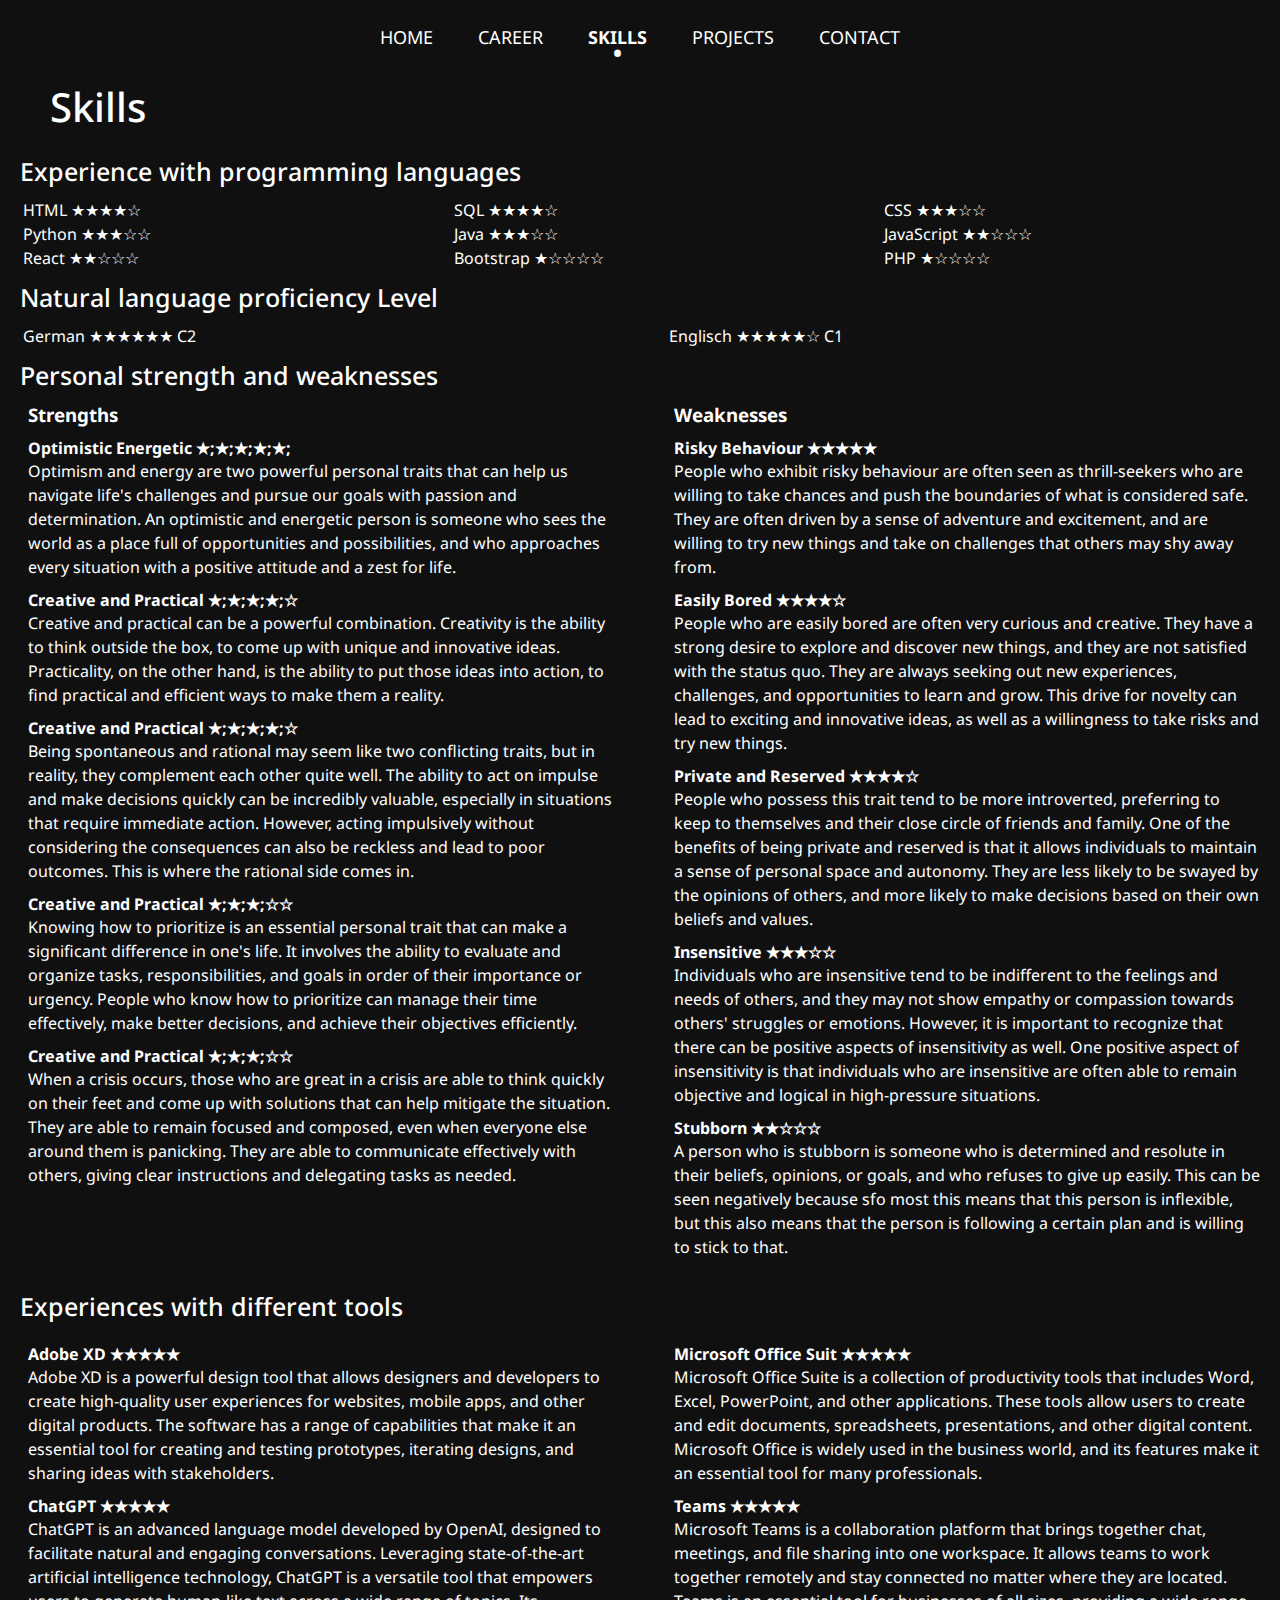
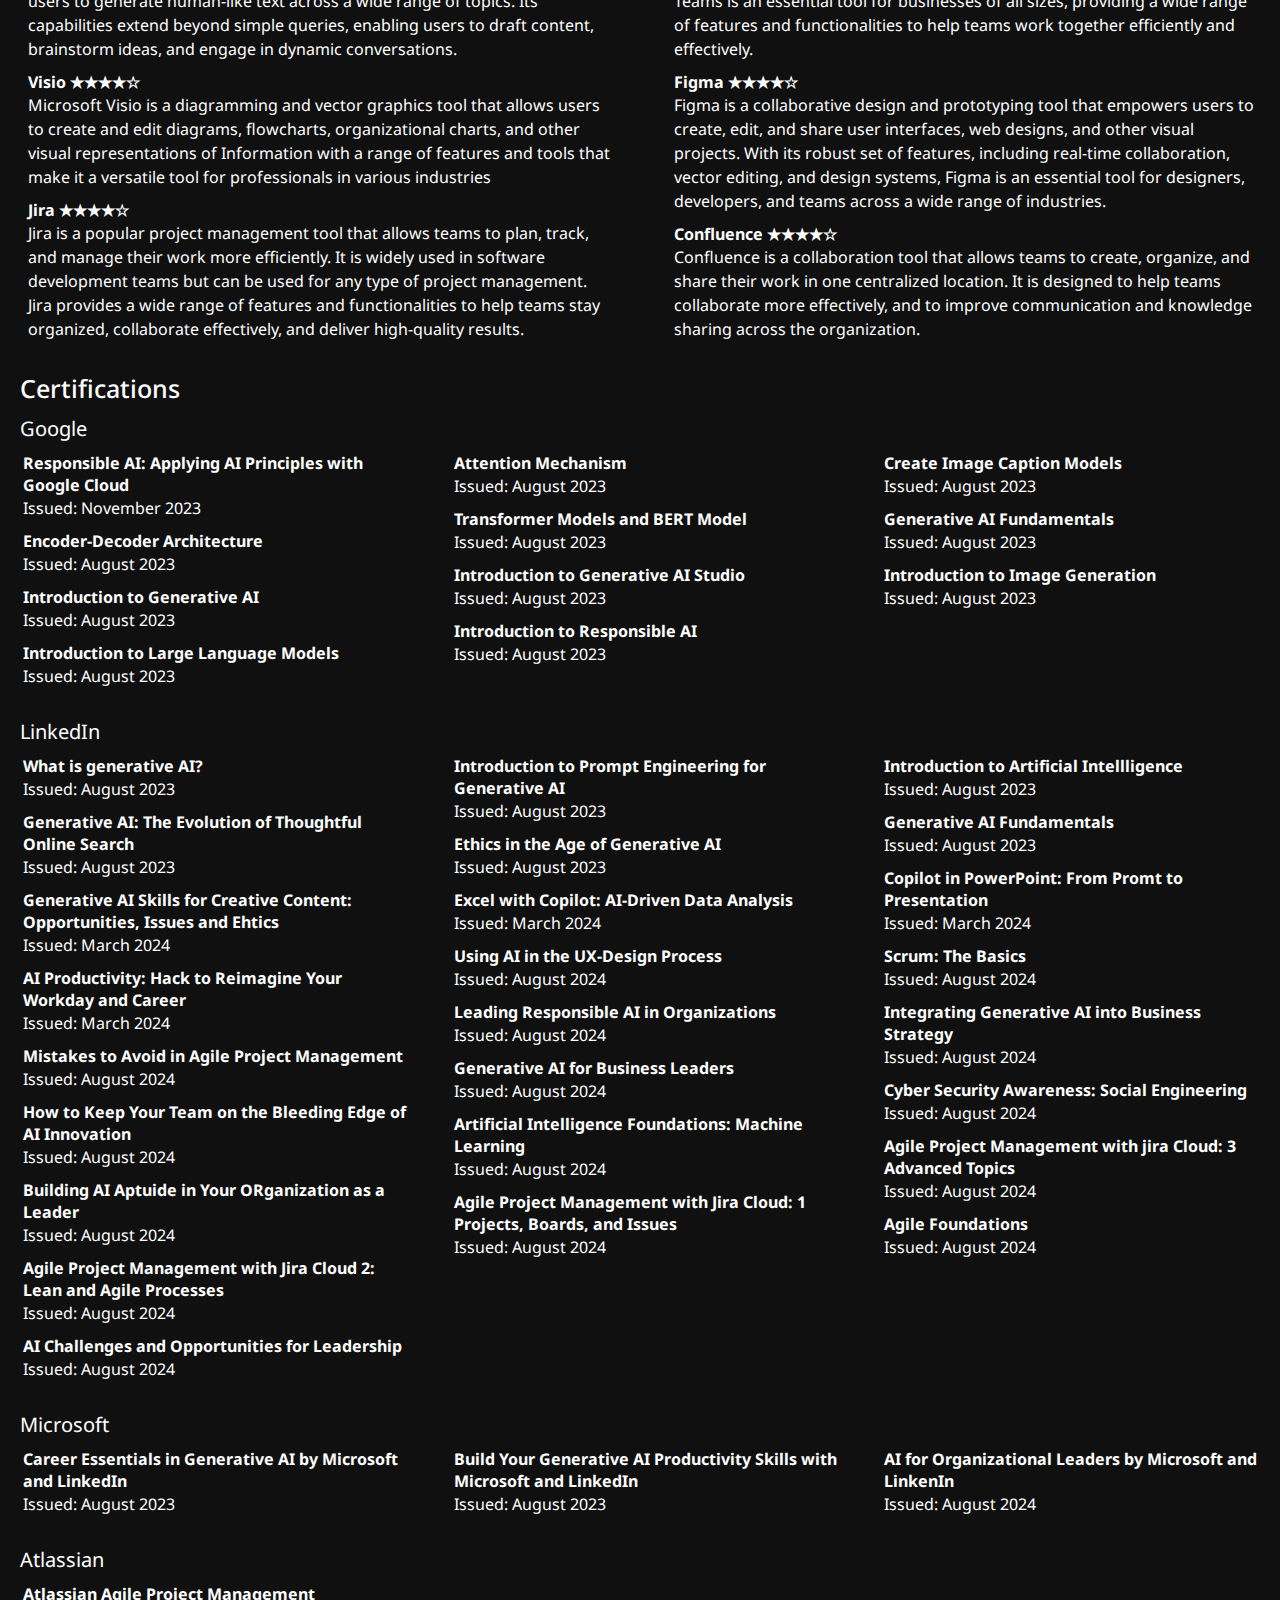
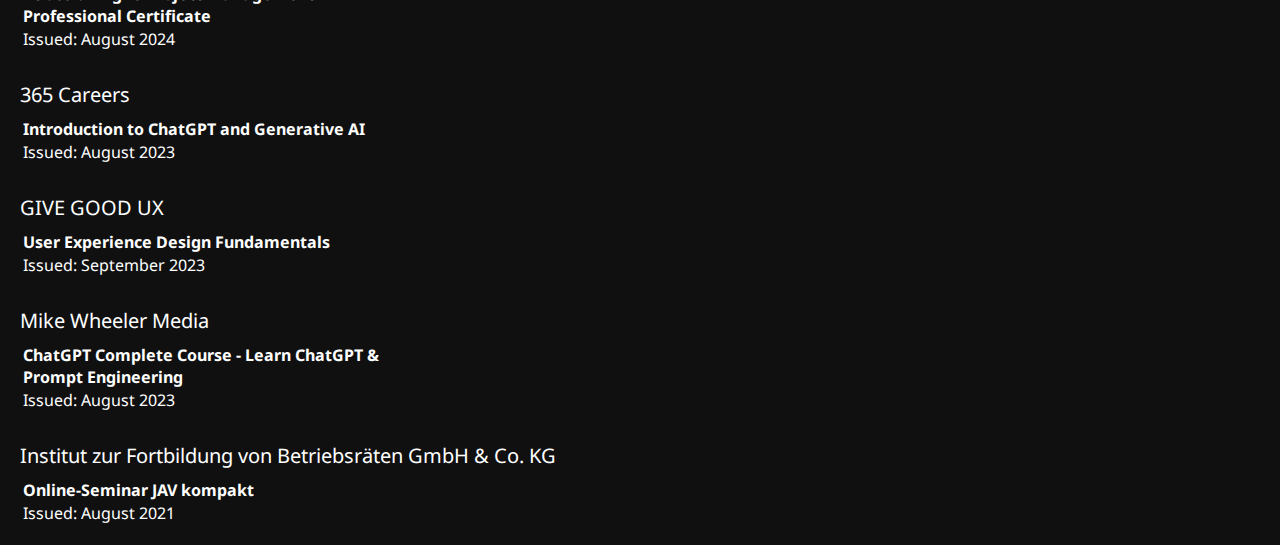
<file: skills.html>
<!DOCTYPE html>

<html>

<head>
    <meta charset="utf-8">
    <title>UX Design Dörr</title>
    <meta name="description" content="">
    <meta name="viewport" content="width=device-width, initial-scale=1">
    <link rel="stylesheet" href="main.css">
    <script src="main.js"></script>
    <link rel="preconnect" href="https://fonts.googleapis.com">
    <link rel="preconnect" href="https://fonts.gstatic.com" crossorigin>
    <link href="https://fonts.googleapis.com/css2?family=Noto+Sans:ital,wght@0,100..900;1,100..900&display=swap"
        rel="stylesheet">

</head>

<body>
    <span class="menu-toggle" onclick="toggleMenu()">☰</span>
    <nav class="nav">
        <a href="index.html">Home</a>
        <a href="career.html">Career</a>
        <a class="active" href="skills.html">Skills</a>
        <a href="projects.html">Projects</a>
        <a href="contact.html">Contact</a>
    </nav>
    <nav class="mobile-nav">
        <a href="index.html">Home</a>
        <a href="career.html">Career</a>
        <a class="active" href="skills.html">Skills</a>
        <a href="projects.html">Projects</a>
        <a href="contact.html">Contact</a>,
    </nav>
    <h3 class="page-header">Skills</h3>
    <h3 class="sub-header">Experience with programming languages</h3>
    <div class="skill-container">
        <div class="skill-lang-box">
            <p>HTML ★★★★☆</p>
            <p>Python ★★★☆☆</p>
            <p>React ★★☆☆☆</p>
        </div>
        <div class="skill-lang-box">
            <p>SQL ★★★★☆</p>
            <p>Java ★★★☆☆</p>
            <p>Bootstrap ★☆☆☆☆</p>

        </div>
        <div class="skill-lang-box">
            <p>CSS ★★★☆☆</p>
            <p>JavaScript ★★☆☆☆</p>
            <p>PHP ★☆☆☆☆</p>
        </div>
    </div>

    <h3 class="sub-header">Natural language proficiency Level</h3>
    <div class="skill-container">
        <div class="skill-lang-box">
            <p>German ★★★★★★ C2</p>
        </div>
        <div class="skill-lang-box">
            <p>Englisch ★★★★★☆ C1</p>
        </div>
    </div>

    <h3 class="sub-header">Personal strength and weaknesses</h3>
    <div class="skill-container">
        <div class="skill-weak-box">
            <h3 class="skill-h3">Strengths</h3>
            <div class="skill-weak-box">
                <div>
                    <h4>Optimistic Energetic ★;★;★;★;★;</h4>
                    <p>Optimism and energy are two powerful personal traits that can help us navigate life's challenges
                        and pursue our goals with passion and determination. An optimistic and energetic person is
                        someone who sees the world as a place full of opportunities and possibilities, and who
                        approaches every situation with a positive attitude and a zest for life.</p>
                </div>
                <div>
                    <h4>Creative and Practical ★;★;★;★;☆</h4>
                    <p>Creative and practical can be a powerful combination. Creativity is the ability to think outside
                        the box, to come up with unique and innovative ideas. Practicality, on the other hand, is the
                        ability to put those ideas into action, to find practical and efficient ways to make them a
                        reality.</p>
                </div>
                <div>
                    <h4>Creative and Practical ★;★;★;★;☆</h4>
                    <p>Being spontaneous and rational may seem like two conflicting traits, but in reality, they
                        complement each other quite well. The ability to act on impulse and make decisions quickly can
                        be incredibly valuable, especially in situations that require immediate action. However, acting
                        impulsively without considering the consequences can also be reckless and lead to poor outcomes.
                        This is where the rational side comes in.</p>
                </div>
                <div>
                    <h4>Creative and Practical ★;★;★;☆☆</h4>
                    <p>Knowing how to prioritize is an essential personal trait that can make a significant difference
                        in one's life. It involves the ability to evaluate and organize tasks, responsibilities, and
                        goals in order of their importance or urgency. People who know how to prioritize can manage
                        their time effectively, make better decisions, and achieve their objectives efficiently.</p>
                </div>
                <div>
                    <h4>Creative and Practical ★;★;★;☆☆</h4>
                    <p>When a crisis occurs, those who are great in a crisis are able to think quickly on their feet and
                        come up with solutions that can help mitigate the situation. They are able to remain focused and
                        composed, even when everyone else around them is panicking. They are able to communicate
                        effectively with others, giving clear instructions and delegating tasks as needed.</p>
                </div>


            </div>
        </div>
        <div class="skill-weak-box">
            <h3 class="skill-h3">Weaknesses</h3>
            <div class="skill-weak-box">
                <div>
                    <h4>Risky Behaviour ★★★★★</h4>
                    <p>People who exhibit risky behaviour are often seen as thrill-seekers who are willing to take
                        chances and push the boundaries of what is considered safe. They are often driven by a sense of
                        adventure and excitement, and are willing to try new things and take on challenges that others
                        may shy away from.</p>
                </div>
                <div>
                    <h4>Easily Bored ★★★★☆</h4>
                    <p>People who are easily bored are often very curious and creative. They have a strong desire to
                        explore and discover new things, and they are not satisfied with the status quo. They are always
                        seeking out new experiences, challenges, and opportunities to learn and grow. This drive for
                        novelty can lead to exciting and innovative ideas, as well as a willingness to take risks and
                        try new things.</p>
                </div>
                <div>
                    <h4>Private and Reserved ★★★★☆</h4>
                    <p>People who possess this trait tend to be more introverted, preferring to keep to themselves and
                        their close circle of friends and family. One of the benefits of being private and reserved is
                        that it allows individuals to maintain a sense of personal space and autonomy. They are less
                        likely to be swayed by the opinions of others, and more likely to make decisions based on their
                        own beliefs and values.</p>
                </div>
                <div>
                    <h4>Insensitive ★★★☆☆</h4>
                    <p>Individuals who are insensitive tend to be indifferent to the feelings and needs of others, and
                        they may not show empathy or compassion towards others' struggles or emotions. However, it is
                        important to recognize that there can be positive aspects of insensitivity as well. One positive
                        aspect of insensitivity is that individuals who are insensitive are often able to remain
                        objective and logical in high-pressure situations.</p>
                </div>
                <div>
                    <h4>Stubborn ★★☆☆☆</h4>
                    <p>A person who is stubborn is someone who is determined and resolute in their beliefs, opinions, or
                        goals, and who refuses to give up easily. This can be seen negatively because sfo most this
                        means that this person is inflexible, but this also means that the person is following a certain
                        plan and is willing to stick to that.</p>
                </div>
            </div>
        </div>
    </div>
    <h3 class="sub-header">Experiences with different tools</h3>
    <div class="skill-container">
        <div class="skill-weak-box">
            <div class="skill-weak-box">
                <div>
                    <h4>Adobe XD ★★★★★</h4>
                    <p>Adobe XD is a powerful design tool that allows designers and developers to create
                        high-quality user experiences for websites, mobile apps, and other digital products. The
                        software has a range of capabilities that make it an essential tool for creating and testing
                        prototypes, iterating designs, and sharing ideas with stakeholders.</p>
                </div>
                <div>
                    <h4>ChatGPT ★★★★★</h4>
                    <p>ChatGPT is an advanced language model developed by OpenAI, designed to facilitate natural and
                        engaging conversations. Leveraging state-of-the-art artificial intelligence technology,
                        ChatGPT is a versatile tool that empowers users to generate human-like text across a wide
                        range of topics. Its capabilities extend beyond simple queries, enabling users to draft
                        content, brainstorm ideas, and engage in dynamic conversations.</p>
                </div>
                <div>
                    <h4>Visio ★★★★☆</h4>
                    <p>Microsoft Visio is a diagramming and vector graphics tool that allows users to create and
                        edit diagrams, flowcharts, organizational charts, and other visual representations of
                        Information with a range of features and tools that make it a versatile tool for
                        professionals in various industries</p>
                </div>
                <div>
                    <h4>Jira ★★★★☆</h4>
                    <p>Jira is a popular project management tool that allows teams to plan, track, and manage their
                        work more efficiently. It is widely used in software development teams but can be used for
                        any type of project management. Jira provides a wide range of features and functionalities
                        to help teams stay organized, collaborate effectively, and deliver high-quality results.</p>
                </div>
            </div>
        </div>
        <div class="skill-weak-box">
            <div class="skill-weak-box">
                <div>
                    <h4>Microsoft Office Suit ★★★★★</h4>
                    <p>Microsoft Office Suite is a collection of productivity tools that includes Word, Excel,
                        PowerPoint, and other applications. These tools allow users to create and edit documents,
                        spreadsheets, presentations, and other digital content. Microsoft Office is widely used in
                        the business world, and its features make it an essential tool for many professionals.</p>
                </div>
                <div>
                    <h4>Teams ★★★★★</h4>
                    <p>Microsoft Teams is a collaboration platform that brings together chat, meetings, and file
                        sharing into one workspace. It allows teams to work together remotely and stay connected no
                        matter where they are located. Teams is an essential tool for businesses of all sizes,
                        providing a wide range of features and functionalities to help teams work together
                        efficiently and effectively.</p>
                </div>
                <div>
                    <h4>Figma ★★★★☆</h4>
                    <p>Figma is a collaborative design and prototyping tool that empowers users to create, edit, and
                        share user interfaces, web designs, and other visual projects. With its robust set of
                        features, including real-time collaboration, vector editing, and design systems, Figma is an
                        essential tool for designers, developers, and teams across a wide range of industries.</p>
                </div>
                <div>
                    <h4>Confluence ★★★★☆</h4>
                    <p>Confluence is a collaboration tool that allows teams to create, organize, and share their
                        work in one centralized location. It is designed to help teams collaborate more effectively,
                        and to improve communication and knowledge sharing across the organization.</p>
                </div>
            </div>
        </div>
    </div>

    <h3 class="sub-header">Certifications</h3>
    <h4 class="sub-sub-header">Google</h4>
    <div class="skill-container">
        <div class="skill-lang-box">
            <div>
                <h4>Responsible AI: Applying AI Principles with Google Cloud</h4>
                <p>Issued: November 2023</p>
            </div>
            <div>
                <h4>Encoder-Decoder Architecture</h4>
                <p>Issued: August 2023</p>
            </div>
            <div>
                <h4>Introduction to Generative AI</h4>
                <p>Issued: August 2023</p>
            </div>
            <div>
                <h4>Introduction to Large Language Models</h4>
                <p>Issued: August 2023</p>
            </div>
        </div>
        <div class="skill-lang-box">
            <div>
                <h4>Attention Mechanism</h4>
                <p>Issued: August 2023</p>
            </div>
            <div>
                <h4>Transformer Models and BERT Model</h4>
                <p>Issued: August 2023</p>
            </div>
            <div>
                <h4>Introduction to Generative AI Studio</h4>
                <p>Issued: August 2023</p>
            </div>
            <div>
                <h4>Introduction to Responsible AI</h4>
                <p>Issued: August 2023</p>
            </div>
        </div>
        <div class="skill-lang-box">
            <div>
                <h4>Create Image Caption Models</h4>
                <p>Issued: August 2023</p>
            </div>
            <div>
                <h4>Generative AI Fundamentals</h4>
                <p>Issued: August 2023</p>
            </div>
            <div>
                <h4>Introduction to Image Generation</h4>
                <p>Issued: August 2023</p>
            </div>
        </div>
    </div>
    <h4 class="sub-sub-header">LinkedIn</h4>
    <div class="skill-container">
        <div class="skill-lang-box">
            <div>
                <h4>What is generative AI?</h4>
                <p>Issued: August 2023</p>
            </div>
            <div>
                <h4>Generative AI: The Evolution of Thoughtful Online Search</h4>
                <p>Issued: August 2023</p>
            </div>
            <div>
                <h4>Generative AI Skills for Creative Content: Opportunities, Issues and Ehtics</h4>
                <p>Issued: March 2024</p>
            </div>
            <div>
                <h4>AI Productivity: Hack to Reimagine Your Workday and Career</h4>
                <p>Issued: March 2024</p>
            </div>
            <div>
                <h4>Mistakes to Avoid in Agile Project Management</h4>
                <p>Issued: August 2024</p>
            </div>
            <div>
                <h4>How to Keep Your Team on the Bleeding Edge of AI Innovation</h4>
                <p>Issued: August 2024</p>
            </div>
            <div>
                <h4>Building AI Aptuide in Your ORganization as a Leader</h4>
                <p>Issued: August 2024</p>
            </div>
            <div>
                <h4>Agile Project Management with Jira Cloud 2: Lean and Agile Processes</h4>
                <p>Issued: August 2024</p>
            </div>
            <div>
                <h4>AI Challenges and Opportunities for Leadership</h4>
                <p>Issued: August 2024</p>
            </div>
        </div>
        <div class="skill-lang-box">
            <div>
                <h4>Introduction to Prompt Engineering for Generative AI</h4>
                <p>Issued: August 2023</p>
            </div>
            <div>
                <h4>Ethics in the Age of Generative AI</h4>
                <p>Issued: August 2023</p>
            </div>
            <div>
                <h4>Excel with Copilot: AI-Driven Data Analysis</h4>
                <p>Issued: March 2024</p>
            </div>
            <div>
                <h4>Using AI in the UX-Design Process</h4>
                <p>Issued: August 2024</p>
            </div>
            <div>
                <h4>Leading Responsible AI in Organizations</h4>
                <p>Issued: August 2024</p>
            </div>
            <div>
                <h4>Generative AI for Business Leaders</h4>
                <p>Issued: August 2024</p>
            </div>
            <div>
                <h4>Artificial Intelligence Foundations: Machine Learning</h4>
                <p>Issued: August 2024</p>
            </div>
            <div>
                <h4>Agile Project Management with Jira Cloud: 1 Projects, Boards, and Issues</h4>
                <p>Issued: August 2024</p>
            </div>
        </div>
        <div class="skill-lang-box">
            <div>
                <h4>Introduction to Artificial Intellligence</h4>
                <p>Issued: August 2023</p>
            </div>
            <div>
                <h4>Generative AI Fundamentals</h4>
                <p>Issued: August 2023</p>
            </div>
            <div>
                <h4>Copilot in PowerPoint: From Promt to Presentation</h4>
                <p>Issued: March 2024</p>
            </div>
            <div>
                <h4>Scrum: The Basics</h4>
                <p>Issued: August 2024</p>
            </div>
            <div>
                <h4>Integrating Generative AI into Business Strategy</h4>
                <p>Issued: August 2024</p>
            </div>
            <div>
                <h4>Cyber Security Awareness: Social Engineering</h4>
                <p>Issued: August 2024</p>
            </div>
            <div>
                <h4>Agile Project Management with jira Cloud: 3 Advanced Topics</h4>
                <p>Issued: August 2024</p>
            </div>
            <div>
                <h4>Agile Foundations</h4>
                <p>Issued: August 2024</p>
            </div>
        </div>
    </div>
    <h4 class="sub-sub-header">Microsoft</h4>
    <div class="skill-container">
        <div class="skill-lang-box">
            <div>
                <h4>Career Essentials in Generative AI by Microsoft and LinkedIn</h4>
                <p>Issued: August 2023</p>
            </div>
        </div>
        <div class="skill-lang-box">
            <div>
                <h4>Build Your Generative AI Productivity Skills with Microsoft and LinkedIn</h4>
                <p>Issued: August 2023</p>
            </div>
        </div>
        <div class="skill-lang-box">
            <div>
                <h4>AI for Organizational Leaders by Microsoft and LinkenIn</h4>
                <p>Issued: August 2024</p>
            </div>
        </div>
    </div>
    <h4 class="sub-sub-header">Atlassian</h4>
    <div class="skill-container">
        <div class="skill-lang-box">
            <div>
                <h4>Atlassian Agile Project Management Professional Certificate</h4>
                <p>Issued: August 2024</p>
            </div>
        </div>
        <div class="skill-lang-box">
            <div>
                <h4></h4>
                <p></p>
            </div>
        </div>
        <div class="skill-lang-box">
            <div>
                <h4></h4>
                <p></p>
            </div>
        </div>
    </div>
    <h4 class="sub-sub-header">365 Careers</h4>
    <div class="skill-container">
        <div class="skill-lang-box">
            <div>
                <h4>Introduction to ChatGPT and Generative AI</h4>
                <p>Issued: August 2023</p>
            </div>
        </div>
        <div class="skill-lang-box">
            <div>
                <h4></h4>
                <p></p>
            </div>
        </div>
        <div class="skill-lang-box">
            <div>
                <h4></h4>
                <p></p>
            </div>
        </div>
    </div>
    <h4 class="sub-sub-header">GIVE GOOD UX</h4>
    <div class="skill-container">
        <div class="skill-lang-box">
            <div>
                <h4>User Experience Design Fundamentals</h4>
                <p>Issued: September 2023</p>
            </div>
        </div>
        <div class="skill-lang-box">
            <div>
                <h4></h4>
                <p></p>
            </div>
        </div>
        <div class="skill-lang-box">
            <div>
                <h4></h4>
                <p></p>
            </div>
        </div>
    </div>
    <h4 class="sub-sub-header">Mike Wheeler Media</h4>
    <div class="skill-container">
        <div class="skill-lang-box">
            <div>
                <h4>ChatGPT Complete Course - Learn ChatGPT & Prompt Engineering</h4>
                <p>Issued: August 2023</p>
            </div>
        </div>
        <div class="skill-lang-box">
            <div>
                <h4></h4>
                <p></p>
            </div>
        </div>
        <div class="skill-lang-box">
            <div>
                <h4></h4>
                <p></p>
            </div>
        </div>
    </div>
    <h4 class="sub-sub-header">Institut zur Fortbildung von Betriebsräten GmbH & Co. KG </h4>
    <div class="skill-container">
        <div class="skill-lang-box">
            <div>
                <h4>Online-Seminar JAV kompakt</h4>
                <p>Issued: August 2021</p>
            </div>
        </div>
        <div class="skill-lang-box">
            <div>
                <h4></h4>
                <p></p>
            </div>
        </div>
        <div class="skill-lang-box">
            <div>
                <h4></h4>
                <p></p>
            </div>
        </div>
    </div>
</body>
</html>
</file>
<file: main.css>
* {
  margin: 0;
  padding: 0;
  box-sizing: border-box;
}

body {
  font-family: "Noto Sans", sans-serif;
  display: flex;
  flex-direction: column;
  min-height: 100vh;
  background: #101010;
  color: white;
}

.nav {
  display: flex;
  justify-content: center;
  gap: 15px;
  background: #101010;
  padding: 15px;
  text-transform: uppercase;
}

.nav a {
  text-decoration: none;
  color: white;
  font-size: 18px;
  padding: 10px 15px;
  border-radius: 5px;
}

.nav a.active{
    position: relative;
    font-weight: bold;
    color: #ffffff; /* Goldene Farbe für den aktiven Link */
  }
  
  /* Punkt unter dem aktiven Link */
  .nav a.active::after {
    content: '•'; /* Punkt-Symbol */
    color: #fdfdfd; /* Farbe des Punkts passend zum aktiven Link */
    font-size: 24px; /* Größe des Punkts */
    position: absolute;
    left: 50%;
    transform: translateX(-50%);
    bottom: -10px; /* Abstand vom Text */
  }

.menu-toggle {
  display: none;
  font-size: 24px;
  cursor: pointer;
  position: absolute;
  top: 15px;
  left: 15px;
  color: white;
}

.mobile-nav {
  display: none;
  flex-direction: column;
  position: absolute;
  background-color: #101010;
  top: 50px;
  left: 0;
  width: 200px;
  padding: 10px;
}

.mobile-nav a {
  color: white;
  padding: 10px;
  text-decoration: none;
  display: block;
}

.mobile-nav a.active{
    position: relative;
    font-weight: bold;
    color: #ffffff; /* Goldene Farbe für den aktiven Link */
  }
  
.mobile-nav a.active::after {
    content: '•'; /* Punkt-Symbol */
    color: #fdfdfd; /* Farbe des Punkts passend zum aktiven Link */
    font-size: 24px; /* Größe des Punkts */
    position: absolute;
    left: 50%;
    transform: translateX(-50%);
    bottom: 5px; /* Abstand vom Text */
    right: 100px;
}

.center-box {
  position: absolute;
  top: 50%;
  left: 50%;
  transform: translate(-50%, -50%);
  padding: 20px;
  text-align: center;
}
h1 {
  font-size: 150px;
  font-weight: 700;
  line-height: 150%;
}

.page-header {
  font-size: 40px;
  font-style: normal;
  font-weight: 500;
  line-height: none;
  padding-left: 50px;
  padding-top: 5px;
  padding-bottom: 20px;
}

.experience-container {
  border-radius: 10px;
  display: flex;
  flex-wrap: wrap;
  justify-content: space-between;
  gap: 20px;
  padding-bottom: 50px;
  padding-left: 20px;
}
.experience-box {
  flex: 1 1 calc(33.333% - 20px);
  padding: 10px;
  border-radius: 8px;
}

.experience-box-skill {
  min-width: 100%;
  flex: 1 1 calc(33.333% - 20px);
  padding: 5px;
  border-radius: 8px;
}

.experience-header {
  min-width: 100%;
  display: flex;
  justify-content: left;
  align-items: center;
  width: 100%;
  margin-bottom: 5px;
}
.experience-header div {
  flex: 1;
}
.experience-box h2 {
  font-size: 24px;
  margin-bottom: 10px;
}
.experience-box ul {
  padding-left: 16px;
}
.experience-box ul li {
  margin-bottom: 5px;
}

p,
li {
  color: #fff;
  font-size: 16px;
  font-style: normal;
  font-weight: 400;
  line-height: 150%;
}

.skill-container {
  padding-left: 8px;
  border-radius: 10px;
  display: flex;
  flex-wrap: wrap;
  justify-content: space-between;
  gap: 20px;
}
.skill-lang-box {
  flex: 1 1 calc(33.333% - 20px);
  padding: 10px;
  border-radius: 8px;
}
.skill-lang-box p {
  padding-left: 5px;
}

.skill-lang-box div {
    padding-left: 5px;
  }

  .skill-lang-box div p{
    padding-left: 0px;
  }

.skill-weak-box {
  flex: 1 1 calc(50% - 20px);
  padding: 10px;
  border-radius: 8px;
}

.skill-weak-box div {
    padding-bottom: 10px;
}

.skill-h3{
    padding-left: 10px;
}

.sub-header {
  color:white;
  font-size: 25px;
  font-style: normal;
  font-weight: 500;
  line-height: normal;
  padding-left: 20px;
}

.sub-sub-header {
    color:white;
    font-size: 20px;
    font-style: normal;
    font-weight: 400;
    line-height: normal;
    padding-left: 20px;
    padding-top: 10px;
  }

  .skill-container > .skill-lang-box > div {
    padding-bottom: 10px;
}

.projects-container {
  padding-left: 40px;
  padding-right: 40px;
  border-radius: 10px;
  display: flex;
  flex-wrap: wrap;
  justify-content: space-between;
  gap: 20px;
}

.projects-box {
  flex: 1 1 calc(50% - 20px);
  padding: 10px;
  border-radius: 8px;
  font-size: 18px;
}

.projects-box-3 {
  flex: 1 1 calc(32.333% - 20px);
  padding: 10px;
  border-radius: 8px;
  font-size: 18px;
}

label {
  display: block;
  font-size: 16px;
  font-weight: 400;
  color: #ffffff;
  margin-top: 20px;
  margin-bottom: 5px;
}

.form-group {
  margin-bottom: 25px;
}
.contact-input {
  background-color: #101010;
  border: none;
  border-bottom: 2px solid #3d3d3d;
  font-size: 16px;
  width: 550px;
}

.contact-area {
  background-color: #101010;
  border: none;
  border-bottom: 2px solid #878787;
  height: 200px;
  width: 550px;
  color: #878787;
}

.contact-box {
  flex: 1 1 calc(50% - 20px);
  padding: 30px;
  border-radius: 8px;
  font-size: 18px;
  width: 100%;
}

.contact-button {
  background-color: #ffffff;
  color: #101010;
  font-size: 18px;
  padding: 10px 25px;
  border-radius: 6px;
  cursor: pointer;
  transition: background-color 0.3s ease;
  border: none;
}

.contact-button:hover {
  background-color: #e5e5e5;
}

.quote{
  font-family: Permanent Marker;
  font-size: 24px;;
}

.quote-author{
  font-family: Permanent Marker;
  font-size: 18px;
font-style: italic;
}

.contact-box-r {
  flex: 1 1 calc(50% - 20px);
  padding: 30px;
  border-radius: 8px;
  font-size: 18px;
  width: 250px;
  justify-content: center;
  align-self: center;
}

@media (min-width: 768px) and (max-width: 1000px) {
  .projects-box {
    flex: 1 1 calc(80%)
  }
}

@media (max-width: 768px) {
  .nav {
    display: none;
  }
  .menu-toggle {
    display: block;
  }
  .mobile-nav.show {
    display: flex;
  }
  .center-box h1 {
    font-size: 60px;
  }
  .experience-box {
    flex: 1 1 100%;
  }
  .experience-container {
    padding: 5;
  }
  .skill-lang-box {
    flex: 1 1 calc(50% - 20px);
  }
  .projects-box, 
  .skill-weak-box {
    flex: 1 1 calc(80%)
  }
  img {
    max-width: 100%;
    height: auto;
    display: block;
  }
}
</file>
